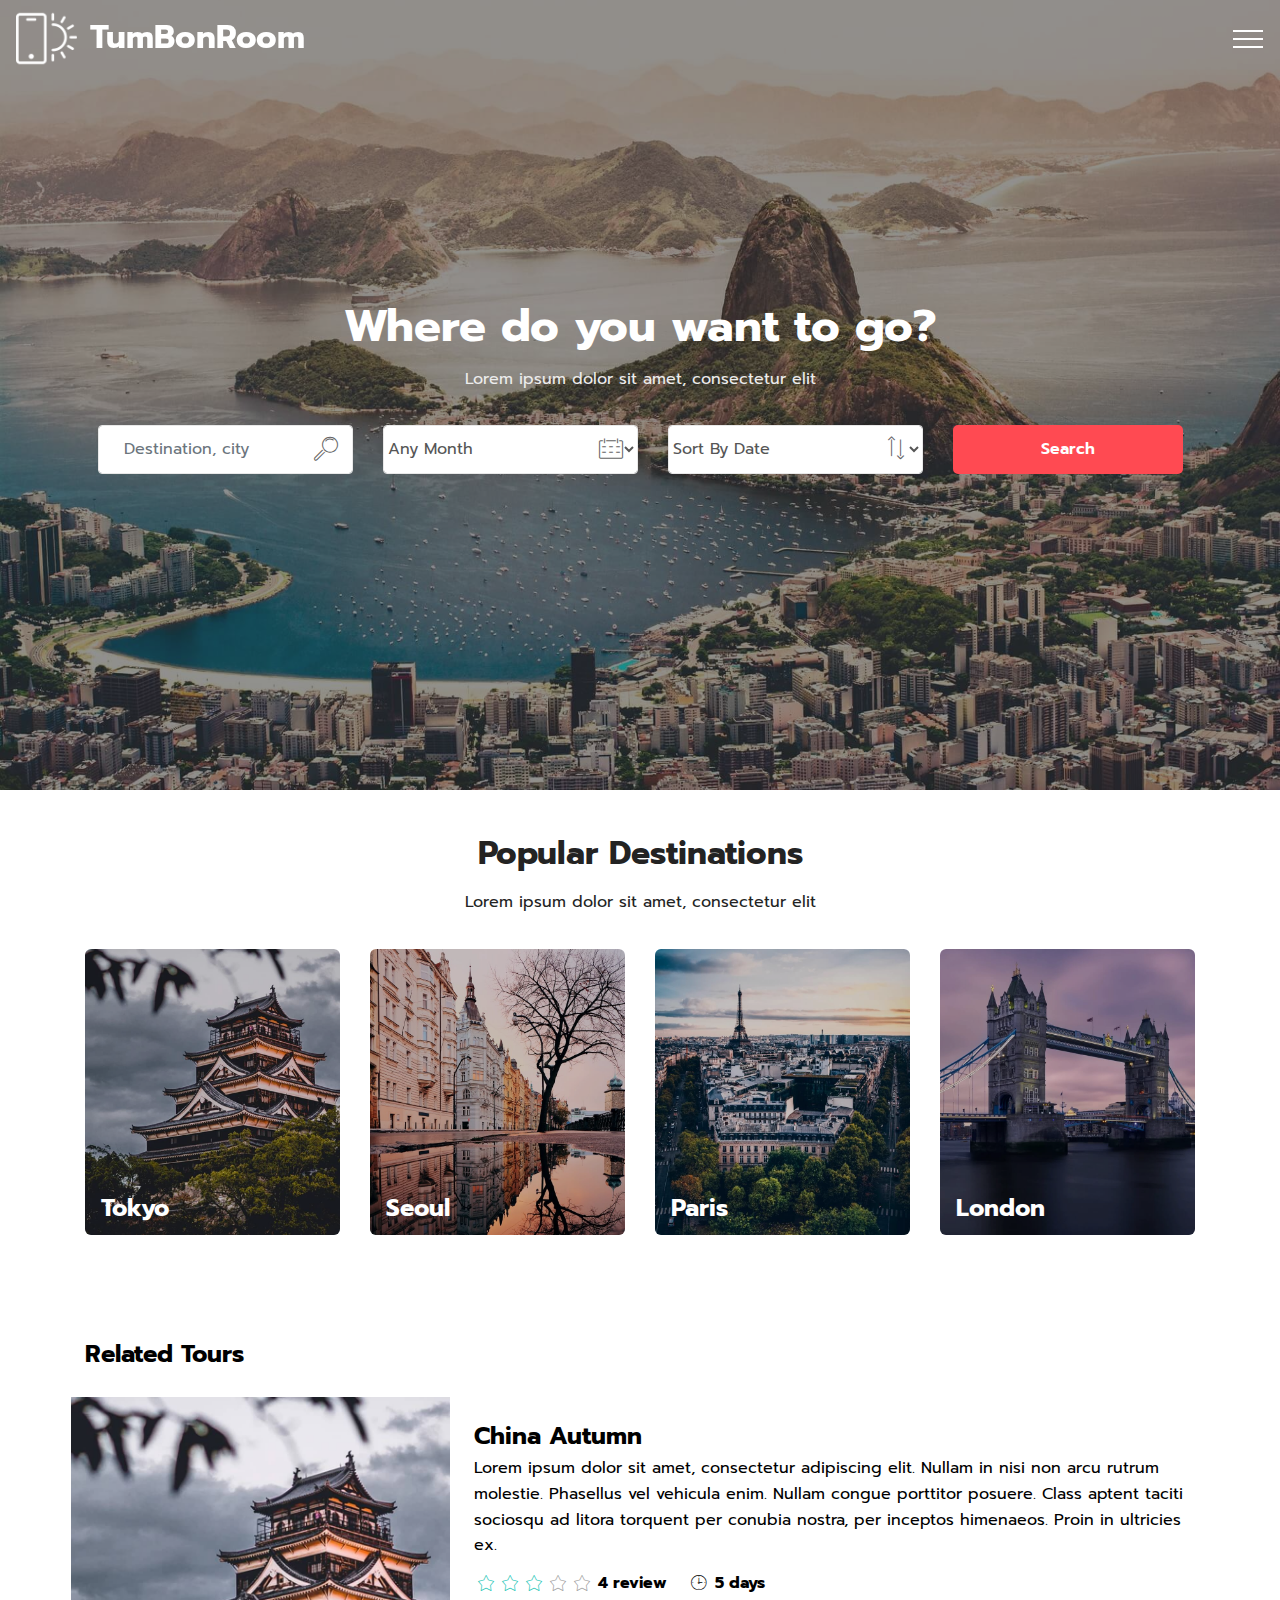
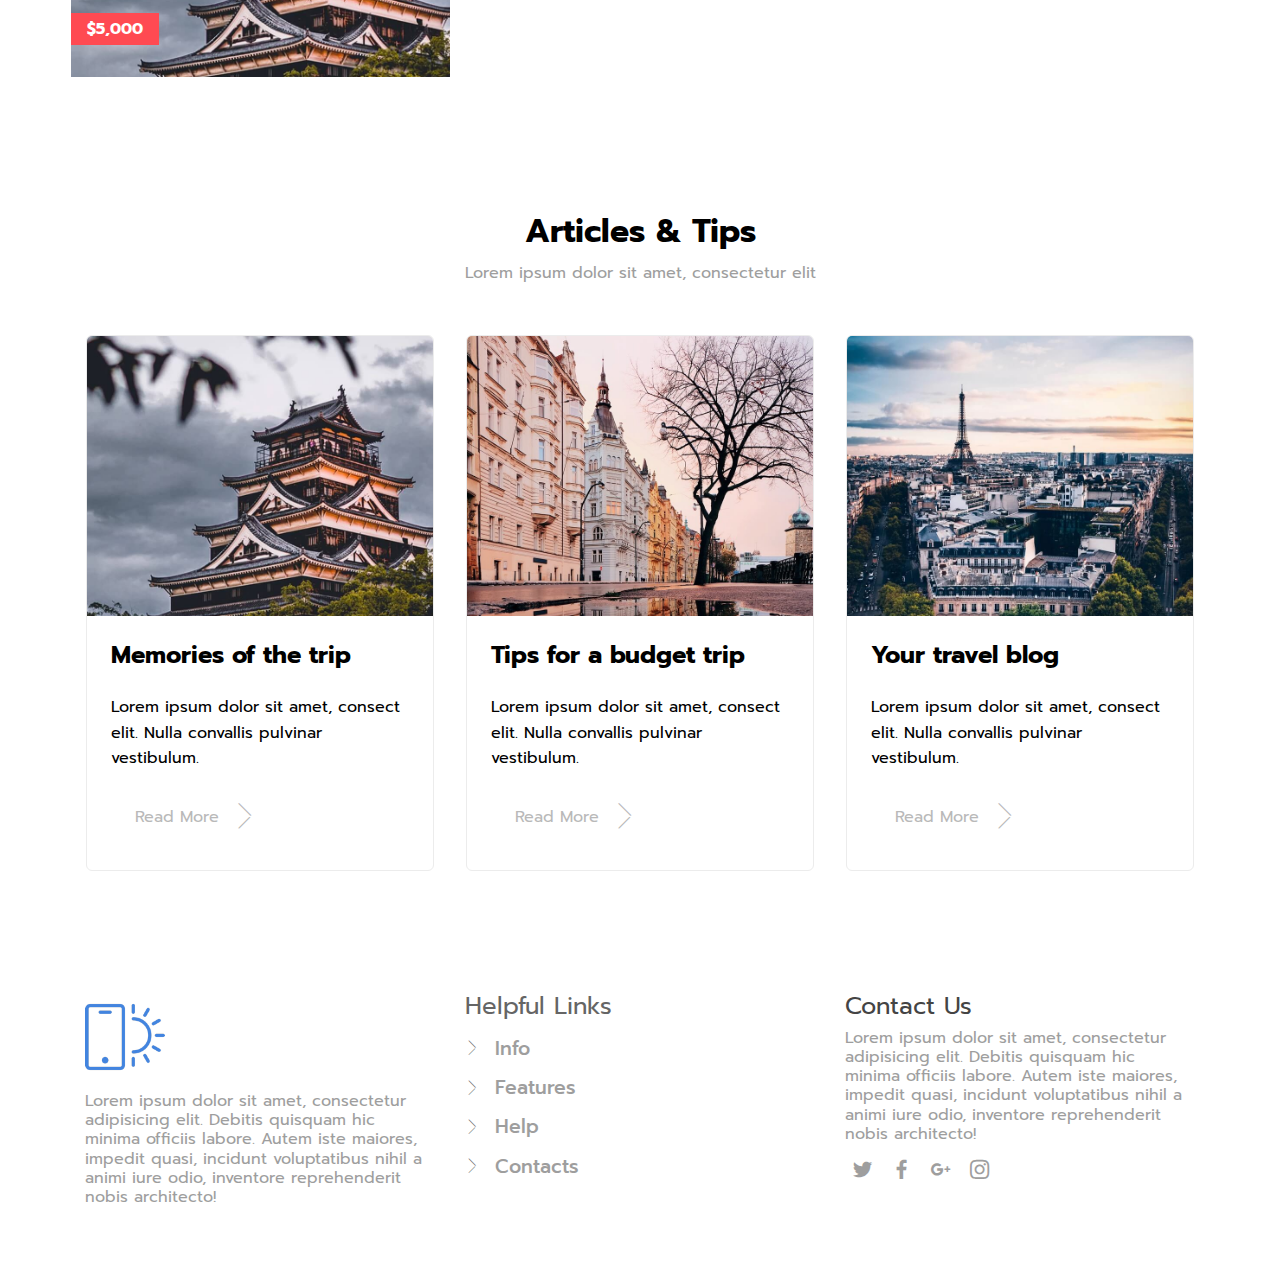
<file: index.html>
<!doctype html>
<html data-n-head-ssr>
  <head>
    <title>tumbon2</title><meta data-n-head="ssr" charset="utf-8"><meta data-n-head="ssr" name="viewport" content="width=device-width,initial-scale=1"><meta data-n-head="ssr" data-hid="description" name="description" content="My excellent Nuxt.js project"><link data-n-head="ssr" rel="icon" type="image/x-icon" href="/favicon.ico"><link data-n-head="ssr" rel="stylesheet" href="/assets/font-awesome/css/font-awesome.css"><link data-n-head="ssr" rel="stylesheet" href="/assets/web/assets/mobirise-icons/mobirise-icons.css"><link data-n-head="ssr" rel="stylesheet" href="/assets/tether/tether.min.css"><link data-n-head="ssr" rel="stylesheet" href="/assets/bootstrap/css/bootstrap.min.css"><link data-n-head="ssr" rel="stylesheet" href="/assets/bootstrap/css/bootstrap-grid.min.css"><link data-n-head="ssr" rel="stylesheet" href="/assets/bootstrap/css/bootstrap-reboot.min.css"><link data-n-head="ssr" rel="stylesheet" href="/assets/formstyler/jquery.formstyler.css"><link data-n-head="ssr" rel="stylesheet" href="/assets/formstyler/jquery.formstyler.theme.css"><link data-n-head="ssr" rel="stylesheet" href="/assets/dropdown/css/style.css"><link data-n-head="ssr" rel="stylesheet" href="/assets/socicon/css/styles.css"><link data-n-head="ssr" rel="stylesheet" href="/assets/theme/css/style.css"><link data-n-head="ssr" rel="stylesheet" href="/assets/formoid-css/recaptcha.css"><link data-n-head="ssr" rel="preload" href="/assets/mobirise/css/mbr-additional.css"><link data-n-head="ssr" rel="stylesheet" href="/assets/mobirise/css/mbr-additional.css"><script data-n-head="ssr" src="/assets/web/assets/jquery/jquery.min.js"></script><script data-n-head="ssr" src="/assets/popper/popper.min.js"></script><script data-n-head="ssr" src="/assets/tether/tether.min.js"></script><script data-n-head="ssr" src="/assets/bootstrap/js/bootstrap.min.js"></script><script data-n-head="ssr" src="/assets/formstyler/jquery.formstyler.js"></script><script data-n-head="ssr" src="/assets/formstyler/jquery.formstyler.min.js"></script><script data-n-head="ssr" src="/assets/dropdown/js/nav-dropdown.js"></script><script data-n-head="ssr" src="/assets/dropdown/js/navbar-dropdown.js"></script><script data-n-head="ssr" src="/assets/touchswipe/jquery.touch-swipe.min.js"></script><script data-n-head="ssr" src="/assets/smoothscroll/smooth-scroll.js"></script><script data-n-head="ssr" src="/assets/theme/js/script.js"></script><script data-n-head="ssr" src="/assets/formoid/formoid.min.js"></script><base href="/"><link rel="preload" href="/_nuxt/426201dc99c4fc5fb123.js" as="script"><link rel="preload" href="/_nuxt/f6b4da1e3536f3eb5c77.js" as="script"><link rel="preload" href="/_nuxt/74f7a73f7bd6900b418d.js" as="script"><link rel="preload" href="/_nuxt/ca8cf29ab8580d14a61a.js" as="script"><link rel="preload" href="/_nuxt/9393b577f6370a4bde05.js" as="script"><style data-vue-ssr-id="3191d5ad:0">.nuxt-progress{position:fixed;top:0;left:0;right:0;height:2px;width:0;opacity:1;-webkit-transition:width .1s,opacity .4s;transition:width .1s,opacity .4s;background-color:#fff;z-index:999999}.nuxt-progress.nuxt-progress-notransition{-webkit-transition:none;transition:none}.nuxt-progress-failed{background-color:red}</style>
  </head>
  <body>
    <div data-server-rendered="true" id="__nuxt"><!----><div id="__layout"><div><section once="menu" id="extMenu1-16" class="extMenu9 menu cid-rKv5oywplF"><nav class="navbar navbar-dropdown navbar-fixed-top collapsed"><div class="navbar-brand"><span class="navbar-logo"><a href="/" class="nuxt-link-exact-active nuxt-link-active"><img src="assets/images/logo.png" alt="" style="height:3.8rem"></a></span> <span class="navbar-caption-wrap"><a href="/" class="navbar-caption text-white display-2 nuxt-link-exact-active nuxt-link-active">
                    TumBonRoom
                </a></span></div> <button type="button" data-toggle="collapse" data-target="#navbarSupportedContent" aria-controls="navbarNavAltMarkup" aria-expanded="false" aria-label="Toggle navigation" class="navbar-toggler"><div class="hamburger"><span></span> <span></span> <span></span> <span></span></div></button> <div id="navbarSupportedContent" class="collapse navbar-collapse"><ul data-app-modern-menu="true" class="navbar-nav nav-dropdown"><li class="nav-item"><a href="#" class="nav-link link text-white display-4">
                        PORTFOLIO
                    </a></li> <li class="nav-item"><a href="#" class="nav-link link text-white display-4">
                        WORKING PROCESS
                    </a></li> <li class="nav-item"><a href="#" class="nav-link link text-white display-4">
                        ACHIEVEMENTS
                    </a></li></ul> <div class="navbar-buttons mbr-section-btn"><a href="#" class="btn btn-md btn-white display-4">
                    CONTACT ME
                </a></div></div></nav></section> <div><section id="header3-2" class="header3 cid-rKu86pvHwz"><div class="mbr-overlay" style="opacity:.5;background-color:#232323"></div> <div class="container"><h1 class="mbr-section-title mbr-bold align-left mbr-white pb-1 mbr-fonts-style display-1">Where do you want to go?</h1> <h3 class="mbr-section-sub-title pb-4 mbr-normal mbr-fonts-style align-left display-4">Lorem ipsum dolor sit amet, consectetur elit</h3> <div class="row justify-content-center align-center"><div data-form-type="formoid" class="media-container-column col-lg-12 col-md-10 col-sm-12 align-center"><form action="https://mobirise.com/" method="POST" data-form-title="Mobirise Form" class="mbr-form form-with-styler"><input type="hidden" name="email" data-form-email="true" value="KF/JT3ZDUTGRlWMuirGew+VHRx69OG/2Ikcxvwdt8rbnf+jXS3IlbI3zW3ENNeq9qWT1s+0azw9F8HKHbQA8OKf6aYk43FBsFyRW2/prRFUsJ0K9tkB61L0u67WlFs0h.wy7RYHiHmKTAXGXJ5Omiodm+fg0N+4klDIAl29+EaF8ooDE3pNwwF7QQmZIQtZNsHgJ+LDq/wXeZbZjSZ44q3DKwGoW/3KTJX1J956tAAhI59Qtut/6vZbBRhvfEFg6E"> <div class="row"><div hidden data-form-alert class="alert alert-success col-12">Thanks for filling out the form!</div> <div hidden data-form-alert-danger class="alert alert-danger col-12"></div></div> <div class="dragArea row"><div data-for="message" class="col-lg-3 col-md-12 relative form-group"><input name="message" placeholder="Destination, city" data-form-field="Message" id="message-header3-2" class="form-control input display-7"> <div class="ico"><span class="mbr-iconfont mbri-search"></span></div></div> <div data-for="type" class="col-lg-3 col-md-6 relative form-group"><select name="type" data-form-field="Type" placeholder="Any Month" id="type-header3-2" class="form-control display-7"><option value="Any Month">Any Month</option> <option value="January">January</option> <option value="February">February</option> <option value="March">March</option> <option value="April">April</option> <option value="May">May</option> <option value="June">June</option> <option value="July">July</option> <option value="August">August</option> <option value="September">September</option> <option value="October">October</option> <option value="November">November</option> <option value="December">December</option></select> <div class="ico"><span class="mbr-iconfont mbri-calendar"></span></div></div> <div data-for="status" class="col-lg-3 col-md-6 form-group"><select name="status" data-form-field="Status" placeholder="Sort By Date" id="status-header3-2" class="form-control display-7"><option value="Sort By Date">Sort By Date</option> <option value="Price Low to High">Price Low to High</option> <option value="Price High to Low">Price High to Low</option> <option value="Sort by Name">Sort by Name</option> <option value="Sort by Popularity">Sort by Popularity</option> <option value="Sort by Review Score">Sort by Review Score</option></select> <div class="ico"><span class="mbr-iconfont mbri-up-down"></span></div></div> <div class="col-lg-3 col-md-12 input-group-btn selected"><button type="submit" class="btn btn-md btn-form btn-primary display-4">Search</button></div></div></form></div></div></div></section> <section id="features1-6" class="features1 cid-rKu8zlmkLA"><div class="container"><h2 class="mbr-section-title pb-2 mbr-bold mbr-fonts-style align-center display-2">Popular Destinations</h2> <h3 class="mbr-section-sub-title pb-4 mbr-normal mbr-fonts-style align-center display-4">Lorem ipsum dolor sit amet, consectetur elit</h3> <div class="row row-content justify-content-center"><div class="card col-12 col-lg-3 col-md-6 pb-md-4 pb-lg-0"><a href="/region"><div class="card-wrapper"><div class="card-img small"><img src="assets/images/01.jpg" alt=""></div> <div class="card-box"><h4 class="card-title mbr-fonts-style mbr-white mbr-bold display-5">Tokyo</h4></div></div></a></div> <div class="card col-12 col-lg-3 col-md-6 pb-md-4 pb-lg-0"><div class="card-wrapper"><div class="card-img small"><img src="assets/images/02.jpg" alt></div> <div class="card-box"><h4 class="card-title mbr-fonts-style mbr-white mbr-bold display-5">Seoul</h4></div></div></div> <div class="card col-12 col-lg-3 col-md-6"><div class="card-wrapper"><div class="card-img small"><img src="assets/images/03.jpg" alt></div> <div class="card-box"><h4 class="card-title mbr-fonts-style mbr-white mbr-bold display-5">Paris</h4></div></div></div> <div class="card col-12 col-lg-3 col-md-6 last-child"><div class="card-wrapper"><div class="card-img small"><img src="assets/images/04.jpg" alt></div> <div class="card-box"><h4 class="card-title mbr-fonts-style mbr-white mbr-bold display-5">London</h4></div></div></div></div></div></section> <section id="features7-t" class="features7 cid-rKuc3DfDmn"><div class="container"><div class="row justify-content-center"><div class="col-md-12"><h2 class="mbr-section-title title pb-2 mb-1 mbr-bold mbr-fonts-style align-left display-5">Related Tours</h2></div></div> <div class="row row-content justify-content-center"><div class="card p-3 col-12 col-md-12"><div class="row card-wrapper"><div class="col-md-4 card-img"><div class="price-box"><h5 class="price mbr-fonts-style mbr-bold display-4">$5,000</h5></div> <img src="assets/images/01.jpg"></div> <div class="card-box col-md-8"><h4 class="card-title mbr-fonts-style pb-1 mbr-bold display-5">China Autumn</h4> <p class="mbr-text mbr-fonts-style mbr-normal display-4">
                              Lorem ipsum dolor sit amet, consectetur adipiscing elit. Nullam in nisi non arcu rutrum molestie. Phasellus vel vehicula
                              enim. Nullam congue porttitor posuere. Class aptent taciti sociosqu ad litora torquent per conubia
                              nostra, per inceptos himenaeos. Proin in ultricies ex. </p> <div class="ico-line line-box"><div class="ico-line"><div media-simple="true" class="px-1 pb-3 mbr-iconfont mbr-iconfont-social mbri-star" style="color:#1ec6b6;fill:#1ec6b6"></div> <div media-simple="true" class="px-1 pb-3 mbr-iconfont mbr-iconfont-social mbri-star" style="color:#1ec6b6;fill:#1ec6b6"></div> <div media-simple="true" class="px-1 pb-3 mbr-iconfont mbr-iconfont-social mbri-star" style="color:#1ec6b6;fill:#1ec6b6"></div> <div media-simple="true" class="px-1 pb-3 mbr-iconfont mbr-iconfont-social mbri-star" style="color:#9e9e9e;fill:#9e9e9e"></div> <div media-simple="true" class="px-1 pb-3 pr-2 mbr-iconfont mbr-iconfont-social mbri-star" style="color:#9e9e9e;fill:#9e9e9e"></div> <h3 class="rev mbr-fonts-style mbr-bold display-4">4 review</h3></div> <div class="ico-line px-4"><div media-simple="true" class="mbr-iconfont mbr-iconfont-social mbri-clock" style="color:#000;fill:#000"></div> <h3 class="rev pl-2 mbr-fonts-style mbr-bold display-4">5 days</h3></div></div></div></div></div></div></div></section> <section id="features3-u" class="features3 cid-rKuc8GTVw9"><div class="container"><div class="row justify-content-center"><div class="col-md-12"><h2 class="mbr-section-title pb-2 mbr-bold mbr-fonts-style align-left display-2">Articles & Tips</h2> <h3 class="mbr-section-sub-title pb-4 mbr-normal mbr-fonts-style align-left display-4">Lorem ipsum dolor sit amet, consectetur elit</h3></div></div> <div class="row row-content justify-content-center"><div class="card p-3 col-12 col-md-6 col-lg-4"><div class="card-wrapper"><div class="card-img"><img src="assets/images/01.jpg"></div> <div class="card-box"><h4 class="card-title mbr-fonts-style mbr-bold display-5">
                              Memories of the trip</h4> <p class="mbr-text mbr-fonts-style mbr-normal display-4">
                              Lorem ipsum dolor sit amet, consect elit. Nulla convallis pulvinar vestibulum.</p> <div class="mbr-section-btn"><a href="#" class="btn btn-primary-outline-2 btn-danger-outline display-4"><span class="mbri-arrow-next mbr-iconfont mbr-iconfont-btn"></span>Read More</a></div></div></div></div> <div class="card p-3 col-12 col-md-6 col-lg-4"><div class="card-wrapper"><div class="card-img"><img src="assets/images/02.jpg"></div> <div class="card-box"><h4 class="card-title mbr-fonts-style mbr-bold display-5">Tips for a budget trip</h4> <p class="mbr-text mbr-fonts-style mbr-normal display-4">
                              Lorem ipsum dolor sit amet, consect elit. Nulla convallis pulvinar vestibulum.
                          </p> <div class="mbr-section-btn"><a href="#" class="btn btn-primary-outline-2 btn-danger-outline display-4"><span class="mbri-arrow-next mbr-iconfont mbr-iconfont-btn"></span>Read More</a></div></div></div></div> <div class="card p-3 col-12 col-md-6 col-lg-4"><div class="card-wrapper"><div class="card-img"><img src="assets/images/03.jpg"></div> <div class="card-box"><h4 class="card-title mbr-fonts-style mbr-bold display-5">Your travel blog</h4> <p class="mbr-text mbr-fonts-style mbr-normal display-4">
                              Lorem ipsum dolor sit amet, consect elit. Nulla convallis pulvinar vestibulum.
                          </p> <div class="mbr-section-btn"><a href="#" class="btn btn-primary-outline-2 btn-danger-outline display-4"><span class="mbri-arrow-next mbr-iconfont mbr-iconfont-btn"></span>Read More</a></div></div></div></div></div></div></section></div> <section once="footers" id="extFooter19-19" class="extFooter cid-rKv6m3bhji"><div class="container"><div class="row"><div class="col-lg-4 col-md-12 col-sm-12"><div class="navbar-brand"><div class="logo"><a href="#"><img src="assets/images/logo1.png" alt class="navbar-logo"></a></div></div> <p class="mbr-text mbr-normal links mbr-fonts-style display-4">
                    Lorem ipsum dolor sit amet, consectetur adipisicing elit. Debitis quisquam hic minima officiis labore. Autem iste maiores,
                    impedit quasi, incidunt voluptatibus nihil a animi iure odio, inventore reprehenderit nobis architecto!
                </p></div> <div class="col-lg-4 col-md-12 col-sm-12"><h3 class="mbr-text mbr-bold mbr-fonts-style group-title display-5"><span style="font-weight:400">Helpful Links</span></h3> <div class="mbr-row items mbr-white"><div class="list-item mbr-col-lg-12 mbr-col-md-12 mbr-col-sm-12"><span class="mbr-iconfont listico fa-stop fa mbri-arrow-next"></span> <h5 class="mbr-fonts-style text2 display-7">Info</h5></div><div class="list-item mbr-col-lg-12 mbr-col-md-12 mbr-col-sm-12"><span class="mbr-iconfont listico fa-stop fa mbri-arrow-next"></span> <h5 class="mbr-fonts-style text2 display-7">Features</h5></div><div class="list-item mbr-col-lg-12 mbr-col-md-12 mbr-col-sm-12"><span class="mbr-iconfont listico fa-stop fa mbri-arrow-next"></span> <h5 class="mbr-fonts-style text2 display-7">Help</h5></div><div class="list-item mbr-col-lg-12 mbr-col-md-12 mbr-col-sm-12"><span class="mbr-iconfont listico fa-stop fa mbri-arrow-next"></span> <h5 class="mbr-fonts-style text2 display-7">Contacts</h5></div></div></div> <div class="col-lg-4 col-md-12 col-sm-12"><h3 class="mbr-text mbr-normal mbr-fonts-style group-title display-5">
                    Contact Us
                </h3> <p class="mbr-text mbr-normal links mbr-fonts-style display-4">Lorem ipsum dolor sit amet, consectetur adipisicing elit. Debitis quisquam hic minima officiis labore. Autem
                    iste maiores, impedit quasi, incidunt voluptatibus nihil a animi iure odio, inventore reprehenderit nobis
                    architecto!
                </p> <div class="social-list align-left"><div class="soc-item"><a href="https://twitter.com/mobirise" target="_blank"><span class="socicon-twitter socicon mbr-iconfont mbr-iconfont-social"></span></a></div> <div class="soc-item"><a href="https://www.facebook.com/pages/Mobirise/1616226671953247" target="_blank"><span class="socicon-facebook socicon mbr-iconfont mbr-iconfont-social"></span></a></div> <div class="soc-item"><a href="https://plus.google.com/u/0/+Mobirise" target="_blank"><span class="socicon-googleplus socicon mbr-iconfont mbr-iconfont-social"></span></a></div> <div class="soc-item"><a href="https://instagram.com/mobirise" target="_blank"><span class="socicon-instagram socicon mbr-iconfont mbr-iconfont-social"></span></a></div></div></div></div></div></section></div></div></div><script>window.__NUXT__={layout:"default",data:[{}],error:null,serverRendered:!0}</script><script src="/_nuxt/426201dc99c4fc5fb123.js" defer></script><script src="/_nuxt/9393b577f6370a4bde05.js" defer></script><script src="/_nuxt/f6b4da1e3536f3eb5c77.js" defer></script><script src="/_nuxt/74f7a73f7bd6900b418d.js" defer></script><script src="/_nuxt/ca8cf29ab8580d14a61a.js" defer></script>
  </body>
</html>
</file>
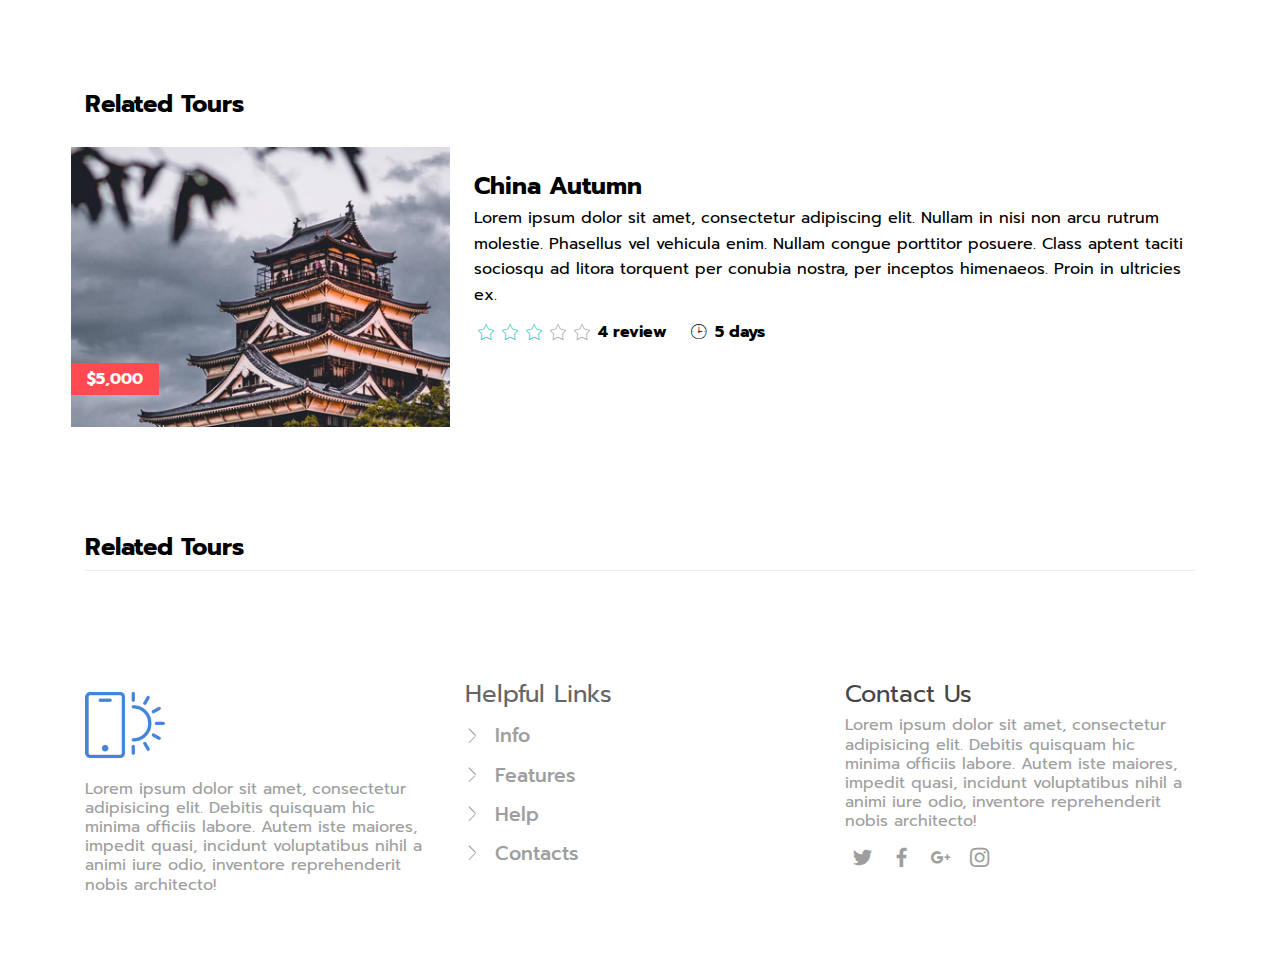
<file: region/index.html>
<!doctype html>
<html data-n-head-ssr>
  <head>
    <title>tumbon2</title><meta data-n-head="ssr" charset="utf-8"><meta data-n-head="ssr" name="viewport" content="width=device-width,initial-scale=1"><meta data-n-head="ssr" data-hid="description" name="description" content="My excellent Nuxt.js project"><link data-n-head="ssr" rel="icon" type="image/x-icon" href="/favicon.ico"><link data-n-head="ssr" rel="stylesheet" href="/assets/font-awesome/css/font-awesome.css"><link data-n-head="ssr" rel="stylesheet" href="/assets/web/assets/mobirise-icons/mobirise-icons.css"><link data-n-head="ssr" rel="stylesheet" href="/assets/tether/tether.min.css"><link data-n-head="ssr" rel="stylesheet" href="/assets/bootstrap/css/bootstrap.min.css"><link data-n-head="ssr" rel="stylesheet" href="/assets/bootstrap/css/bootstrap-grid.min.css"><link data-n-head="ssr" rel="stylesheet" href="/assets/bootstrap/css/bootstrap-reboot.min.css"><link data-n-head="ssr" rel="stylesheet" href="/assets/formstyler/jquery.formstyler.css"><link data-n-head="ssr" rel="stylesheet" href="/assets/formstyler/jquery.formstyler.theme.css"><link data-n-head="ssr" rel="stylesheet" href="/assets/dropdown/css/style.css"><link data-n-head="ssr" rel="stylesheet" href="/assets/socicon/css/styles.css"><link data-n-head="ssr" rel="stylesheet" href="/assets/theme/css/style.css"><link data-n-head="ssr" rel="stylesheet" href="/assets/formoid-css/recaptcha.css"><link data-n-head="ssr" rel="preload" href="/assets/mobirise/css/mbr-additional.css"><link data-n-head="ssr" rel="stylesheet" href="/assets/mobirise/css/mbr-additional.css"><script data-n-head="ssr" src="/assets/web/assets/jquery/jquery.min.js"></script><script data-n-head="ssr" src="/assets/popper/popper.min.js"></script><script data-n-head="ssr" src="/assets/tether/tether.min.js"></script><script data-n-head="ssr" src="/assets/bootstrap/js/bootstrap.min.js"></script><script data-n-head="ssr" src="/assets/formstyler/jquery.formstyler.js"></script><script data-n-head="ssr" src="/assets/formstyler/jquery.formstyler.min.js"></script><script data-n-head="ssr" src="/assets/dropdown/js/nav-dropdown.js"></script><script data-n-head="ssr" src="/assets/dropdown/js/navbar-dropdown.js"></script><script data-n-head="ssr" src="/assets/touchswipe/jquery.touch-swipe.min.js"></script><script data-n-head="ssr" src="/assets/smoothscroll/smooth-scroll.js"></script><script data-n-head="ssr" src="/assets/theme/js/script.js"></script><script data-n-head="ssr" src="/assets/formoid/formoid.min.js"></script><base href="/"><link rel="preload" href="/_nuxt/426201dc99c4fc5fb123.js" as="script"><link rel="preload" href="/_nuxt/f6b4da1e3536f3eb5c77.js" as="script"><link rel="preload" href="/_nuxt/74f7a73f7bd6900b418d.js" as="script"><link rel="preload" href="/_nuxt/ca8cf29ab8580d14a61a.js" as="script"><link rel="preload" href="/_nuxt/29f7a3a3420fab78c591.js" as="script"><style data-vue-ssr-id="3191d5ad:0">.nuxt-progress{position:fixed;top:0;left:0;right:0;height:2px;width:0;opacity:1;-webkit-transition:width .1s,opacity .4s;transition:width .1s,opacity .4s;background-color:#fff;z-index:999999}.nuxt-progress.nuxt-progress-notransition{-webkit-transition:none;transition:none}.nuxt-progress-failed{background-color:red}</style>
  </head>
  <body>
    <div data-server-rendered="true" id="__nuxt"><!----><div id="__layout"><div><section once="menu" id="extMenu1-16" class="extMenu9 menu cid-rKv5oywplF"><nav class="navbar navbar-dropdown navbar-fixed-top collapsed"><div class="navbar-brand"><span class="navbar-logo"><a href="/" class="nuxt-link-active"><img src="assets/images/logo.png" alt="" style="height:3.8rem"></a></span> <span class="navbar-caption-wrap"><a href="/" class="navbar-caption text-white display-2 nuxt-link-active">
                    TumBonRoom
                </a></span></div> <button type="button" data-toggle="collapse" data-target="#navbarSupportedContent" aria-controls="navbarNavAltMarkup" aria-expanded="false" aria-label="Toggle navigation" class="navbar-toggler"><div class="hamburger"><span></span> <span></span> <span></span> <span></span></div></button> <div id="navbarSupportedContent" class="collapse navbar-collapse"><ul data-app-modern-menu="true" class="navbar-nav nav-dropdown"><li class="nav-item"><a href="#" class="nav-link link text-white display-4">
                        PORTFOLIO
                    </a></li> <li class="nav-item"><a href="#" class="nav-link link text-white display-4">
                        WORKING PROCESS
                    </a></li> <li class="nav-item"><a href="#" class="nav-link link text-white display-4">
                        ACHIEVEMENTS
                    </a></li></ul> <div class="navbar-buttons mbr-section-btn"><a href="#" class="btn btn-md btn-white display-4">
                    CONTACT ME
                </a></div></div></nav></section> <div><section id="features7-1f" class="features7 cid-rKv6LDGPr9"><div class="container"><div class="row justify-content-center"><div class="col-md-12"><h2 class="mbr-section-title title pb-2 mb-1 mbr-bold mbr-fonts-style align-left display-5">Related Tours</h2></div></div> <div class="row row-content justify-content-center"><div class="card p-3 col-12 col-md-12"><div class="row card-wrapper"><div class="col-md-4 card-img"><div class="price-box"><h5 class="price mbr-fonts-style mbr-bold display-4">$5,000</h5></div> <img src="assets/images/01.jpg"></div> <div class="card-box col-md-8"><h4 class="card-title mbr-fonts-style pb-1 mbr-bold display-5">China Autumn</h4> <p class="mbr-text mbr-fonts-style mbr-normal display-4">
                              Lorem ipsum dolor sit amet, consectetur adipiscing elit. Nullam in nisi non arcu rutrum molestie. Phasellus vel vehicula
                              enim. Nullam congue porttitor posuere. Class aptent taciti sociosqu ad litora torquent per conubia
                              nostra, per inceptos himenaeos. Proin in ultricies ex. </p> <div class="ico-line line-box"><div class="ico-line"><div media-simple="true" class="px-1 pb-3 mbr-iconfont mbr-iconfont-social mbri-star" style="color:#1ec6b6;fill:#1ec6b6"></div> <div media-simple="true" class="px-1 pb-3 mbr-iconfont mbr-iconfont-social mbri-star" style="color:#1ec6b6;fill:#1ec6b6"></div> <div media-simple="true" class="px-1 pb-3 mbr-iconfont mbr-iconfont-social mbri-star" style="color:#1ec6b6;fill:#1ec6b6"></div> <div media-simple="true" class="px-1 pb-3 mbr-iconfont mbr-iconfont-social mbri-star" style="color:#9e9e9e;fill:#9e9e9e"></div> <div media-simple="true" class="px-1 pb-3 pr-2 mbr-iconfont mbr-iconfont-social mbri-star" style="color:#9e9e9e;fill:#9e9e9e"></div> <h3 class="rev mbr-fonts-style mbr-bold display-4">4 review</h3></div> <div class="ico-line px-4"><div media-simple="true" class="mbr-iconfont mbr-iconfont-social mbri-clock" style="color:#000;fill:#000"></div> <h3 class="rev pl-2 mbr-fonts-style mbr-bold display-4">5 days</h3></div></div></div></div></div></div></div></section> <section id="features6-1d" class="features6 cid-rKv6Ij6YVn"><div class="container"><div class="row justify-content-center"><div class="col-md-12"><h2 class="mbr-section-title title pb-2 mb-1 mbr-bold mbr-fonts-style align-left display-5">Related Tours</h2></div></div> <div class="row row-content justify-content-center"></div></div></section></div> <section once="footers" id="extFooter19-19" class="extFooter cid-rKv6m3bhji"><div class="container"><div class="row"><div class="col-lg-4 col-md-12 col-sm-12"><div class="navbar-brand"><div class="logo"><a href="#"><img src="assets/images/logo1.png" alt class="navbar-logo"></a></div></div> <p class="mbr-text mbr-normal links mbr-fonts-style display-4">
                    Lorem ipsum dolor sit amet, consectetur adipisicing elit. Debitis quisquam hic minima officiis labore. Autem iste maiores,
                    impedit quasi, incidunt voluptatibus nihil a animi iure odio, inventore reprehenderit nobis architecto!
                </p></div> <div class="col-lg-4 col-md-12 col-sm-12"><h3 class="mbr-text mbr-bold mbr-fonts-style group-title display-5"><span style="font-weight:400">Helpful Links</span></h3> <div class="mbr-row items mbr-white"><div class="list-item mbr-col-lg-12 mbr-col-md-12 mbr-col-sm-12"><span class="mbr-iconfont listico fa-stop fa mbri-arrow-next"></span> <h5 class="mbr-fonts-style text2 display-7">Info</h5></div><div class="list-item mbr-col-lg-12 mbr-col-md-12 mbr-col-sm-12"><span class="mbr-iconfont listico fa-stop fa mbri-arrow-next"></span> <h5 class="mbr-fonts-style text2 display-7">Features</h5></div><div class="list-item mbr-col-lg-12 mbr-col-md-12 mbr-col-sm-12"><span class="mbr-iconfont listico fa-stop fa mbri-arrow-next"></span> <h5 class="mbr-fonts-style text2 display-7">Help</h5></div><div class="list-item mbr-col-lg-12 mbr-col-md-12 mbr-col-sm-12"><span class="mbr-iconfont listico fa-stop fa mbri-arrow-next"></span> <h5 class="mbr-fonts-style text2 display-7">Contacts</h5></div></div></div> <div class="col-lg-4 col-md-12 col-sm-12"><h3 class="mbr-text mbr-normal mbr-fonts-style group-title display-5">
                    Contact Us
                </h3> <p class="mbr-text mbr-normal links mbr-fonts-style display-4">Lorem ipsum dolor sit amet, consectetur adipisicing elit. Debitis quisquam hic minima officiis labore. Autem
                    iste maiores, impedit quasi, incidunt voluptatibus nihil a animi iure odio, inventore reprehenderit nobis
                    architecto!
                </p> <div class="social-list align-left"><div class="soc-item"><a href="https://twitter.com/mobirise" target="_blank"><span class="socicon-twitter socicon mbr-iconfont mbr-iconfont-social"></span></a></div> <div class="soc-item"><a href="https://www.facebook.com/pages/Mobirise/1616226671953247" target="_blank"><span class="socicon-facebook socicon mbr-iconfont mbr-iconfont-social"></span></a></div> <div class="soc-item"><a href="https://plus.google.com/u/0/+Mobirise" target="_blank"><span class="socicon-googleplus socicon mbr-iconfont mbr-iconfont-social"></span></a></div> <div class="soc-item"><a href="https://instagram.com/mobirise" target="_blank"><span class="socicon-instagram socicon mbr-iconfont mbr-iconfont-social"></span></a></div></div></div></div></div></section></div></div></div><script>window.__NUXT__={layout:"default",data:[{}],error:null,serverRendered:!0}</script><script src="/_nuxt/426201dc99c4fc5fb123.js" defer></script><script src="/_nuxt/29f7a3a3420fab78c591.js" defer></script><script src="/_nuxt/f6b4da1e3536f3eb5c77.js" defer></script><script src="/_nuxt/74f7a73f7bd6900b418d.js" defer></script><script src="/_nuxt/ca8cf29ab8580d14a61a.js" defer></script>
  </body>
</html>
</file>
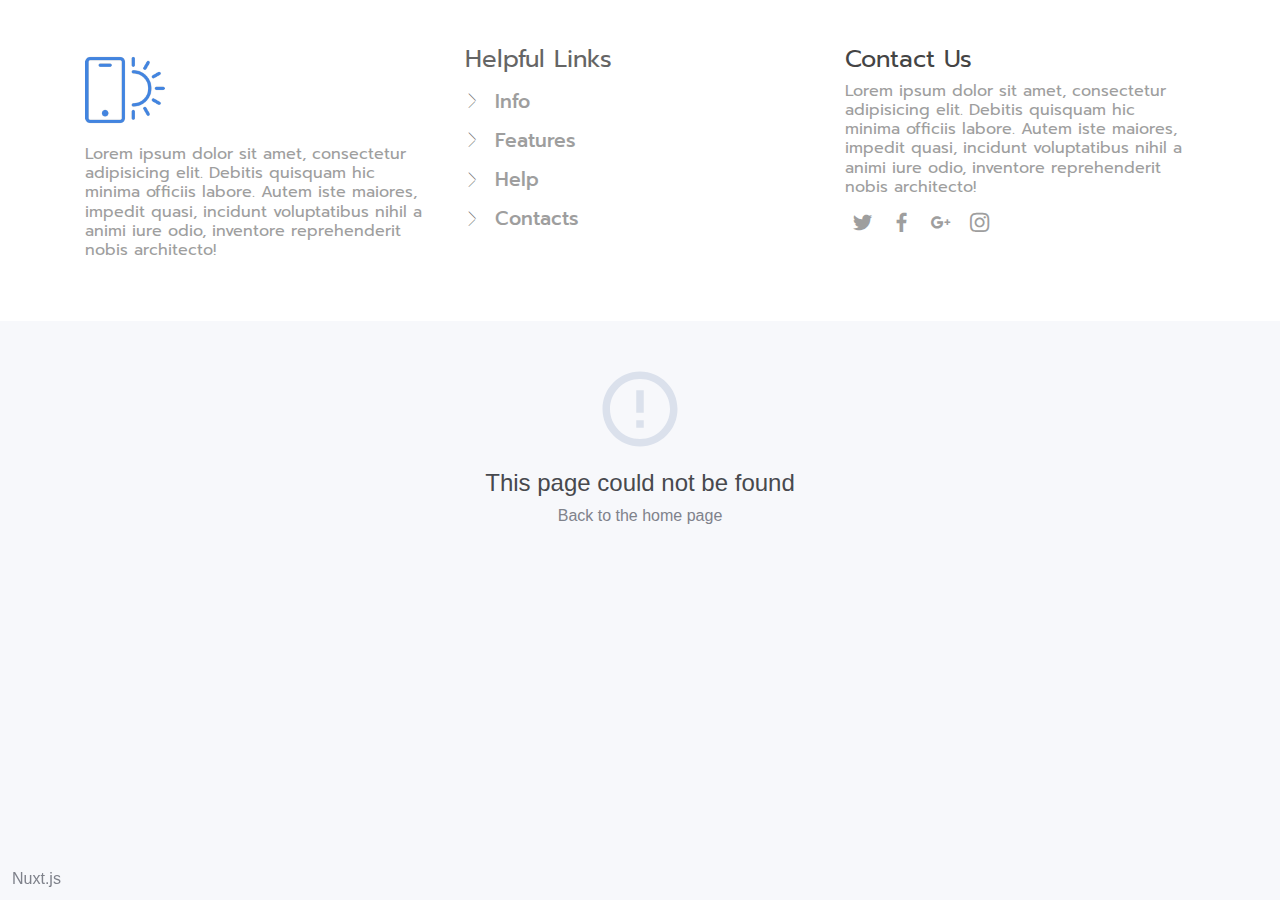
<file: 200.html>
<!doctype html>
<html>
  <head>
    <title>tumbon2</title><meta data-n-head="1" charset="utf-8"><meta data-n-head="1" name="viewport" content="width=device-width,initial-scale=1"><meta data-n-head="1" data-hid="description" name="description" content="My excellent Nuxt.js project"><link data-n-head="1" rel="icon" type="image/x-icon" href="/favicon.ico"><link data-n-head="1" rel="stylesheet" href="/assets/font-awesome/css/font-awesome.css"><link data-n-head="1" rel="stylesheet" href="/assets/web/assets/mobirise-icons/mobirise-icons.css"><link data-n-head="1" rel="stylesheet" href="/assets/tether/tether.min.css"><link data-n-head="1" rel="stylesheet" href="/assets/bootstrap/css/bootstrap.min.css"><link data-n-head="1" rel="stylesheet" href="/assets/bootstrap/css/bootstrap-grid.min.css"><link data-n-head="1" rel="stylesheet" href="/assets/bootstrap/css/bootstrap-reboot.min.css"><link data-n-head="1" rel="stylesheet" href="/assets/formstyler/jquery.formstyler.css"><link data-n-head="1" rel="stylesheet" href="/assets/formstyler/jquery.formstyler.theme.css"><link data-n-head="1" rel="stylesheet" href="/assets/dropdown/css/style.css"><link data-n-head="1" rel="stylesheet" href="/assets/socicon/css/styles.css"><link data-n-head="1" rel="stylesheet" href="/assets/theme/css/style.css"><link data-n-head="1" rel="stylesheet" href="/assets/formoid-css/recaptcha.css"><link data-n-head="1" rel="preload" href="/assets/mobirise/css/mbr-additional.css"><link data-n-head="1" rel="stylesheet" href="/assets/mobirise/css/mbr-additional.css"><script data-n-head="1" src="/assets/web/assets/jquery/jquery.min.js"></script><script data-n-head="1" src="/assets/popper/popper.min.js"></script><script data-n-head="1" src="/assets/tether/tether.min.js"></script><script data-n-head="1" src="/assets/bootstrap/js/bootstrap.min.js"></script><script data-n-head="1" src="/assets/formstyler/jquery.formstyler.js"></script><script data-n-head="1" src="/assets/formstyler/jquery.formstyler.min.js"></script><script data-n-head="1" src="/assets/dropdown/js/nav-dropdown.js"></script><script data-n-head="1" src="/assets/dropdown/js/navbar-dropdown.js"></script><script data-n-head="1" src="/assets/touchswipe/jquery.touch-swipe.min.js"></script><script data-n-head="1" src="/assets/smoothscroll/smooth-scroll.js"></script><script data-n-head="1" src="/assets/theme/js/script.js"></script><script data-n-head="1" src="/assets/formoid/formoid.min.js"></script><link rel="preload" href="/_nuxt/426201dc99c4fc5fb123.js" as="script"><link rel="preload" href="/_nuxt/f6b4da1e3536f3eb5c77.js" as="script"><link rel="preload" href="/_nuxt/74f7a73f7bd6900b418d.js" as="script"><link rel="preload" href="/_nuxt/ca8cf29ab8580d14a61a.js" as="script">
  </head>
  <body>
    <div id="__nuxt"><style>#nuxt-loading{visibility:hidden;opacity:0;position:absolute;left:0;right:0;top:0;bottom:0;display:flex;justify-content:center;align-items:center;flex-direction:column;animation:nuxtLoadingIn 10s ease;-webkit-animation:nuxtLoadingIn 10s ease;animation-fill-mode:forwards;overflow:hidden}@keyframes nuxtLoadingIn{0%{visibility:hidden;opacity:0}20%{visibility:visible;opacity:0}100%{visibility:visible;opacity:1}}@-webkit-keyframes nuxtLoadingIn{0%{visibility:hidden;opacity:0}20%{visibility:visible;opacity:0}100%{visibility:visible;opacity:1}}#nuxt-loading>div,#nuxt-loading>div:after{border-radius:50%;width:5rem;height:5rem}#nuxt-loading>div{font-size:10px;position:relative;text-indent:-9999em;border:.5rem solid #f5f5f5;border-left:.5rem solid #fff;-webkit-transform:translateZ(0);-ms-transform:translateZ(0);transform:translateZ(0);-webkit-animation:nuxtLoading 1.1s infinite linear;animation:nuxtLoading 1.1s infinite linear}#nuxt-loading.error>div{border-left:.5rem solid #ff4500;animation-duration:5s}@-webkit-keyframes nuxtLoading{0%{-webkit-transform:rotate(0);transform:rotate(0)}100%{-webkit-transform:rotate(360deg);transform:rotate(360deg)}}@keyframes nuxtLoading{0%{-webkit-transform:rotate(0);transform:rotate(0)}100%{-webkit-transform:rotate(360deg);transform:rotate(360deg)}}</style><script>window.addEventListener("error",function(){var e=document.getElementById("nuxt-loading");e&&(e.className+=" error")})</script><div id="nuxt-loading" aria-live="polite" role="status"><div>Loading...</div></div></div>
  <script type="text/javascript" src="/_nuxt/426201dc99c4fc5fb123.js"></script><script type="text/javascript" src="/_nuxt/f6b4da1e3536f3eb5c77.js"></script><script type="text/javascript" src="/_nuxt/74f7a73f7bd6900b418d.js"></script><script type="text/javascript" src="/_nuxt/ca8cf29ab8580d14a61a.js"></script></body>
</html>
</file>
<file: assets/web/assets/mobirise-icons/mobirise-icons.css>
@font-face {
  font-family: 'MobiriseIcons';
  src:  url('mobirise-icons.eot?spat4u');
  src:  url('mobirise-icons.eot?spat4u#iefix') format('embedded-opentype'),
    url('mobirise-icons.ttf?spat4u') format('truetype'),
    url('mobirise-icons.woff?spat4u') format('woff'),
    url('mobirise-icons.svg?spat4u#MobiriseIcons') format('svg');
  font-weight: normal;
  font-style: normal;
  font-display: swap;
}

[class^="mbri-"], [class*=" mbri-"] {
  /* use !important to prevent issues with browser extensions that change fonts */
  font-family: MobiriseIcons !important;
  speak: none;
  font-style: normal;
  font-weight: normal;
  font-variant: normal;
  text-transform: none;
  line-height: 1;

  /* Better Font Rendering =========== */
  -webkit-font-smoothing: antialiased;
  -moz-osx-font-smoothing: grayscale;
}

.mbri-add-submenu:before {
  content: "\e900";
}
.mbri-alert:before {
  content: "\e901";
}
.mbri-align-center:before {
  content: "\e902";
}
.mbri-align-justify:before {
  content: "\e903";
}
.mbri-align-left:before {
  content: "\e904";
}
.mbri-align-right:before {
  content: "\e905";
}
.mbri-android:before {
  content: "\e906";
}
.mbri-apple:before {
  content: "\e907";
}
.mbri-arrow-down:before {
  content: "\e908";
}
.mbri-arrow-next:before {
  content: "\e909";
}
.mbri-arrow-prev:before {
  content: "\e90a";
}
.mbri-arrow-up:before {
  content: "\e90b";
}
.mbri-bold:before {
  content: "\e90c";
}
.mbri-bookmark:before {
  content: "\e90d";
}
.mbri-bootstrap:before {
  content: "\e90e";
}
.mbri-briefcase:before {
  content: "\e90f";
}
.mbri-browse:before {
  content: "\e910";
}
.mbri-bulleted-list:before {
  content: "\e911";
}
.mbri-calendar:before {
  content: "\e912";
}
.mbri-camera:before {
  content: "\e913";
}
.mbri-cart-add:before {
  content: "\e914";
}
.mbri-cart-full:before {
  content: "\e915";
}
.mbri-cash:before {
  content: "\e916";
}
.mbri-change-style:before {
  content: "\e917";
}
.mbri-chat:before {
  content: "\e918";
}
.mbri-clock:before {
  content: "\e919";
}
.mbri-close:before {
  content: "\e91a";
}
.mbri-cloud:before {
  content: "\e91b";
}
.mbri-code:before {
  content: "\e91c";
}
.mbri-contact-form:before {
  content: "\e91d";
}
.mbri-credit-card:before {
  content: "\e91e";
}
.mbri-cursor-click:before {
  content: "\e91f";
}
.mbri-cust-feedback:before {
  content: "\e920";
}
.mbri-database:before {
  content: "\e921";
}
.mbri-delivery:before {
  content: "\e922";
}
.mbri-desktop:before {
  content: "\e923";
}
.mbri-devices:before {
  content: "\e924";
}
.mbri-down:before {
  content: "\e925";
}
.mbri-download:before {
  content: "\e989";
}
.mbri-drag-n-drop:before {
  content: "\e927";
}
.mbri-drag-n-drop2:before {
  content: "\e928";
}
.mbri-edit:before {
  content: "\e929";
}
.mbri-edit2:before {
  content: "\e92a";
}
.mbri-error:before {
  content: "\e92b";
}
.mbri-extension:before {
  content: "\e92c";
}
.mbri-features:before {
  content: "\e92d";
}
.mbri-file:before {
  content: "\e92e";
}
.mbri-flag:before {
  content: "\e92f";
}
.mbri-folder:before {
  content: "\e930";
}
.mbri-gift:before {
  content: "\e931";
}
.mbri-github:before {
  content: "\e932";
}
.mbri-globe:before {
  content: "\e933";
}
.mbri-globe-2:before {
  content: "\e934";
}
.mbri-growing-chart:before {
  content: "\e935";
}
.mbri-hearth:before {
  content: "\e936";
}
.mbri-help:before {
  content: "\e937";
}
.mbri-home:before {
  content: "\e938";
}
.mbri-hot-cup:before {
  content: "\e939";
}
.mbri-idea:before {
  content: "\e93a";
}
.mbri-image-gallery:before {
  content: "\e93b";
}
.mbri-image-slider:before {
  content: "\e93c";
}
.mbri-info:before {
  content: "\e93d";
}
.mbri-italic:before {
  content: "\e93e";
}
.mbri-key:before {
  content: "\e93f";
}
.mbri-laptop:before {
  content: "\e940";
}
.mbri-layers:before {
  content: "\e941";
}
.mbri-left-right:before {
  content: "\e942";
}
.mbri-left:before {
  content: "\e943";
}
.mbri-letter:before {
  content: "\e944";
}
.mbri-like:before {
  content: "\e945";
}
.mbri-link:before {
  content: "\e946";
}
.mbri-lock:before {
  content: "\e947";
}
.mbri-login:before {
  content: "\e948";
}
.mbri-logout:before {
  content: "\e949";
}
.mbri-magic-stick:before {
  content: "\e94a";
}
.mbri-map-pin:before {
  content: "\e94b";
}
.mbri-menu:before {
  content: "\e94c";
}
.mbri-mobile:before {
  content: "\e94d";
}
.mbri-mobile2:before {
  content: "\e94e";
}
.mbri-mobirise:before {
  content: "\e94f";
}
.mbri-more-horizontal:before {
  content: "\e950";
}
.mbri-more-vertical:before {
  content: "\e951";
}
.mbri-music:before {
  content: "\e952";
}
.mbri-new-file:before {
  content: "\e953";
}
.mbri-numbered-list:before {
  content: "\e954";
}
.mbri-opened-folder:before {
  content: "\e955";
}
.mbri-pages:before {
  content: "\e956";
}
.mbri-paper-plane:before {
  content: "\e957";
}
.mbri-paperclip:before {
  content: "\e958";
}
.mbri-photo:before {
  content: "\e959";
}
.mbri-photos:before {
  content: "\e95a";
}
.mbri-pin:before {
  content: "\e95b";
}
.mbri-play:before {
  content: "\e95c";
}
.mbri-plus:before {
  content: "\e95d";
}
.mbri-preview:before {
  content: "\e95e";
}
.mbri-print:before {
  content: "\e95f";
}
.mbri-protect:before {
  content: "\e960";
}
.mbri-question:before {
  content: "\e961";
}
.mbri-quote-left:before {
  content: "\e962";
}
.mbri-quote-right:before {
  content: "\e963";
}
.mbri-refresh:before {
  content: "\e964";
}
.mbri-responsive:before {
  content: "\e965";
}
.mbri-right:before {
  content: "\e966";
}
.mbri-rocket:before {
  content: "\e967";
}
.mbri-sad-face:before {
  content: "\e968";
}
.mbri-sale:before {
  content: "\e969";
}
.mbri-save:before {
  content: "\e96a";
}
.mbri-search:before {
  content: "\e96b";
}
.mbri-setting:before {
  content: "\e96c";
}
.mbri-setting2:before {
  content: "\e96d";
}
.mbri-setting3:before {
  content: "\e96e";
}
.mbri-share:before {
  content: "\e96f";
}
.mbri-shopping-bag:before {
  content: "\e970";
}
.mbri-shopping-basket:before {
  content: "\e971";
}
.mbri-shopping-cart:before {
  content: "\e972";
}
.mbri-sites:before {
  content: "\e973";
}
.mbri-smile-face:before {
  content: "\e974";
}
.mbri-speed:before {
  content: "\e975";
}
.mbri-star:before {
  content: "\e976";
}
.mbri-success:before {
  content: "\e977";
}
.mbri-sun:before {
  content: "\e978";
}
.mbri-sun2:before {
  content: "\e979";
}
.mbri-tablet:before {
  content: "\e97a";
}
.mbri-tablet-vertical:before {
  content: "\e97b";
}
.mbri-target:before {
  content: "\e97c";
}
.mbri-timer:before {
  content: "\e97d";
}
.mbri-to-ftp:before {
  content: "\e97e";
}
.mbri-to-local-drive:before {
  content: "\e97f";
}
.mbri-touch-swipe:before {
  content: "\e980";
}
.mbri-touch:before {
  content: "\e981";
}
.mbri-trash:before {
  content: "\e982";
}
.mbri-underline:before {
  content: "\e983";
}
.mbri-unlink:before {
  content: "\e984";
}
.mbri-unlock:before {
  content: "\e985";
}
.mbri-up-down:before {
  content: "\e986";
}
.mbri-up:before {
  content: "\e987";
}
.mbri-update:before {
  content: "\e988";
}
.mbri-upload:before {
 content: "\e926"; 
}
.mbri-user:before {
  content: "\e98a";
}
.mbri-user2:before {
  content: "\e98b";
}
.mbri-users:before {
  content: "\e98c";
}
.mbri-video:before {
  content: "\e98d";
}
.mbri-video-play:before {
  content: "\e98e";
}
.mbri-watch:before {
  content: "\e98f";
}
.mbri-website-theme:before {
  content: "\e990";
}
.mbri-wifi:before {
  content: "\e991";
}
.mbri-windows:before {
  content: "\e992";
}
.mbri-zoom-out:before {
  content: "\e993";
}
.mbri-redo:before {
  content: "\e994";
}
.mbri-undo:before {
  content: "\e995";
}
</file>
<file: assets/dropdown/css/style.css>
.navbar-dropdown {
  left: 0;
  padding: 0;
  position: absolute;
  right: 0;
  top: 0;
  transition: all 0.45s ease;
  z-index: 1030;
  background: #282828; }
  .navbar-dropdown .navbar-logo {
    margin-right: 0.8rem;
    transition: margin 0.3s ease-in-out;
    vertical-align: middle; }
    .navbar-dropdown .navbar-logo img {
      height: 3.125rem;
      transition: all 0.3s ease-in-out; }
    .navbar-dropdown .navbar-logo.mbr-iconfont {
      font-size: 3.125rem;
      line-height: 3.125rem; }
  .navbar-dropdown .navbar-caption {
    font-weight: 700;
    white-space: normal;
    vertical-align: -4px;
    line-height: 3.125rem !important; }
    .navbar-dropdown .navbar-caption, .navbar-dropdown .navbar-caption:hover {
      color: inherit;
      text-decoration: none; }
  .navbar-dropdown .mbr-iconfont + .navbar-caption {
    vertical-align: -1px; }
  .navbar-dropdown.navbar-fixed-top {
    position: fixed; }
  .navbar-dropdown .navbar-brand span {
    vertical-align: -4px; }
  .navbar-dropdown.bg-color.transparent {
    background: none; }
  .navbar-dropdown.navbar-short .navbar-brand {
    padding: 0.625rem 0; }
    .navbar-dropdown.navbar-short .navbar-brand span {
      vertical-align: -1px; }
  .navbar-dropdown.navbar-short .navbar-caption {
    line-height: 2.375rem !important;
    vertical-align: -2px; }
  .navbar-dropdown.navbar-short .navbar-logo {
    margin-right: 0.5rem; }
    .navbar-dropdown.navbar-short .navbar-logo img {
      height: 2.375rem; }
    .navbar-dropdown.navbar-short .navbar-logo.mbr-iconfont {
      font-size: 2.375rem;
      line-height: 2.375rem; }
  .navbar-dropdown.navbar-short .mbr-table-cell {
    height: 3.625rem; }
  .navbar-dropdown .navbar-close {
    left: 0.6875rem;
    position: fixed;
    top: 0.75rem;
    z-index: 1000; }
  .navbar-dropdown .hamburger-icon {
    content: "";
    display: inline-block;
    vertical-align: middle;
    width: 16px;
    -webkit-box-shadow: 0 -6px 0 1px #282828,0 0 0 1px #282828,0 6px 0 1px #282828;
    -moz-box-shadow: 0 -6px 0 1px #282828,0 0 0 1px #282828,0 6px 0 1px #282828;
    box-shadow: 0 -6px 0 1px #282828,0 0 0 1px #282828,0 6px 0 1px #282828; }

.dropdown-menu .dropdown-toggle[data-toggle="dropdown-submenu"]::after {
  border-bottom: 0.35em solid transparent;
  border-left: 0.35em solid;
  border-right: 0;
  border-top: 0.35em solid transparent;
  margin-left: 0.3rem; }

.dropdown-menu .dropdown-item:focus {
  outline: 0; }

.nav-dropdown {
  font-size: 0.75rem;
  font-weight: 500;
  height: auto !important; }
  .nav-dropdown .nav-btn {
    padding-left: 1rem; }
  .nav-dropdown .link {
    margin: .667em 1.667em;
    font-weight: 500;
    padding: 0;
    transition: color .2s ease-in-out; }
    .nav-dropdown .link.dropdown-toggle {
      margin-right: 2.583em; }
      .nav-dropdown .link.dropdown-toggle::after {
        margin-left: .25rem;
        border-top: 0.35em solid;
        border-right: 0.35em solid transparent;
        border-left: 0.35em solid transparent;
        border-bottom: 0; }
      .nav-dropdown .link.dropdown-toggle[aria-expanded="true"] {
        margin: 0;
        padding: 0.667em 3.263em  0.667em 1.667em; }
  .nav-dropdown .link::after,
  .nav-dropdown .dropdown-item::after {
    color: inherit; }
  .nav-dropdown .btn {
    font-size: 0.75rem;
    font-weight: 700;
    letter-spacing: 0;
    margin-bottom: 0;
    padding-left: 1.25rem;
    padding-right: 1.25rem; }
  .nav-dropdown .dropdown-menu {
    border-radius: 0;
    border: 0;
    left: 0;
    margin: 0;
    padding-bottom: 1.25rem;
    padding-top: 1.25rem;
    position: relative; }
  .nav-dropdown .dropdown-submenu {
    margin-left: 0.125rem;
    top: 0; }
  .nav-dropdown .dropdown-item {
    font-weight: 500;
    line-height: 2;
    padding: 0.3846em 4.615em 0.3846em 1.5385em;
    position: relative;
    transition: color .2s ease-in-out, background-color .2s ease-in-out; }
    .nav-dropdown .dropdown-item::after {
      margin-top: -0.3077em;
      position: absolute;
      right: 1.1538em;
      top: 50%; }
    .nav-dropdown .dropdown-item:focus, .nav-dropdown .dropdown-item:hover {
      background: none; }

@media (max-width: 767px) {
  .nav-dropdown.navbar-toggleable-sm {
    bottom: 0;
    display: none;
    left: 0;
    overflow-x: hidden;
    position: fixed;
    top: 0;
    transform: translateX(-100%);
    -ms-transform: translateX(-100%);
    -webkit-transform: translateX(-100%);
    width: 18.75rem;
    z-index: 999; } }
.nav-dropdown.navbar-toggleable-xl {
  bottom: 0;
  display: none;
  left: 0;
  overflow-x: hidden;
  position: fixed;
  top: 0;
  transform: translateX(-100%);
  -ms-transform: translateX(-100%);
  -webkit-transform: translateX(-100%);
  width: 18.75rem;
  z-index: 999; }

.nav-dropdown-sm {
  display: block !important;
  overflow-x: hidden;
  overflow: auto;
  padding-top: 3.875rem; }
  .nav-dropdown-sm::after {
    content: "";
    display: block;
    height: 3rem;
    width: 100%; }
  .nav-dropdown-sm.collapse.in ~ .navbar-close {
    display: block !important; }
  .nav-dropdown-sm.collapsing, .nav-dropdown-sm.collapse.in {
    transform: translateX(0);
    -ms-transform: translateX(0);
    -webkit-transform: translateX(0);
    transition: all 0.25s ease-out;
    -webkit-transition: all 0.25s ease-out;
    background: #282828; }
  .nav-dropdown-sm.collapsing[aria-expanded="false"] {
    transform: translateX(-100%);
    -ms-transform: translateX(-100%);
    -webkit-transform: translateX(-100%); }
  .nav-dropdown-sm .nav-item {
    display: block;
    margin-left: 0 !important;
    padding-left: 0; }
  .nav-dropdown-sm .link,
  .nav-dropdown-sm .dropdown-item {
    border-top: 1px dotted rgba(255, 255, 255, 0.1);
    font-size: 0.8125rem;
    line-height: 1.6;
    margin: 0 !important;
    padding: 0.875rem 2.4rem 0.875rem 1.5625rem !important;
    position: relative;
    white-space: normal; }
    .nav-dropdown-sm .link:focus, .nav-dropdown-sm .link:hover,
    .nav-dropdown-sm .dropdown-item:focus,
    .nav-dropdown-sm .dropdown-item:hover {
      background: rgba(0, 0, 0, 0.2) !important;
      color: #c0a375; }
  .nav-dropdown-sm .nav-btn {
    position: relative;
    padding: 1.5625rem 1.5625rem 0 1.5625rem; }
    .nav-dropdown-sm .nav-btn::before {
      border-top: 1px dotted rgba(255, 255, 255, 0.1);
      content: "";
      left: 0;
      position: absolute;
      top: 0;
      width: 100%; }
    .nav-dropdown-sm .nav-btn + .nav-btn {
      padding-top: 0.625rem; }
      .nav-dropdown-sm .nav-btn + .nav-btn::before {
        display: none; }
  .nav-dropdown-sm .btn {
    padding: 0.625rem 0; }
  .nav-dropdown-sm .dropdown-toggle[data-toggle="dropdown-submenu"]::after {
    margin-left: .25rem;
    border-top: 0.35em solid;
    border-right: 0.35em solid transparent;
    border-left: 0.35em solid transparent;
    border-bottom: 0; }
  .nav-dropdown-sm .dropdown-toggle[data-toggle="dropdown-submenu"][aria-expanded="true"]::after {
    border-top: 0;
    border-right: 0.35em solid transparent;
    border-left: 0.35em solid transparent;
    border-bottom: 0.35em solid; }
  .nav-dropdown-sm .dropdown-menu {
    margin: 0;
    padding: 0;
    position: relative;
    top: 0;
    left: 0;
    width: 100%;
    border: 0;
    float: none;
    border-radius: 0;
    background: none; }
  .nav-dropdown-sm .dropdown-submenu {
    left: 100%;
    margin-left: 0.125rem;
    margin-top: -1.25rem;
    top: 0; }

.navbar-toggleable-sm .nav-dropdown .dropdown-menu {
  position: absolute; }

.navbar-toggleable-sm .nav-dropdown .dropdown-submenu {
  left: 100%;
  margin-left: 0.125rem;
  margin-top: -1.25rem;
  top: 0; }

.navbar-toggleable-sm.opened .nav-dropdown .dropdown-menu {
  position: relative; }

.navbar-toggleable-sm.opened .nav-dropdown .dropdown-submenu {
  left: 0;
  margin-left: 00rem;
  margin-top: 0rem;
  top: 0; }

.is-builder .nav-dropdown.collapsing {
  transition: none !important; }

/*# sourceMappingURL=style.css.map */
</file>
<file: assets/socicon/css/styles.css>
@charset "UTF-8";

@font-face {
  font-family: "socicon";
  src:url("../fonts/socicon.eot");
  src:url("../fonts/socicon.eot?#iefix") format("embedded-opentype"),
    url("../fonts/socicon.woff") format("woff"),
    url("../fonts/socicon.ttf") format("truetype"),
    url("../fonts/socicon.svg#socicon") format("svg");
  font-weight: normal;
  font-style: normal;

}

[data-icon]:before {
  font-family: "socicon" !important;
  content: attr(data-icon);
  font-style: normal !important;
  font-weight: normal !important;
  font-variant: normal !important;
  text-transform: none !important;
  speak: none;
  line-height: 1;
  -webkit-font-smoothing: antialiased;
  -moz-osx-font-smoothing: grayscale;
}

[class^="socicon-"]:before,
[class*=" socicon-"]:before {
  font-family: "socicon" !important;
  font-style: normal !important;
  font-weight: normal !important;
  font-variant: normal !important;
  text-transform: none !important;
  speak: none;
  line-height: 1;
  -webkit-font-smoothing: antialiased;
  -moz-osx-font-smoothing: grayscale;
}

.socicon-modelmayhem:before {
  content: "\e000";
}
.socicon-mixcloud:before {
  content: "\e001";
}
.socicon-drupal:before {
  content: "\e002";
}
.socicon-swarm:before {
  content: "\e003";
}
.socicon-istock:before {
  content: "\e004";
}
.socicon-yammer:before {
  content: "\e005";
}
.socicon-ello:before {
  content: "\e006";
}
.socicon-stackoverflow:before {
  content: "\e007";
}
.socicon-persona:before {
  content: "\e008";
}
.socicon-triplej:before {
  content: "\e009";
}
.socicon-houzz:before {
  content: "\e00a";
}
.socicon-rss:before {
  content: "\e00b";
}
.socicon-paypal:before {
  content: "\e00c";
}
.socicon-odnoklassniki:before {
  content: "\e00d";
}
.socicon-airbnb:before {
  content: "\e00e";
}
.socicon-periscope:before {
  content: "\e00f";
}
.socicon-outlook:before {
  content: "\e010";
}
.socicon-coderwall:before {
  content: "\e011";
}
.socicon-tripadvisor:before {
  content: "\e012";
}
.socicon-appnet:before {
  content: "\e013";
}
.socicon-goodreads:before {
  content: "\e014";
}
.socicon-tripit:before {
  content: "\e015";
}
.socicon-lanyrd:before {
  content: "\e016";
}
.socicon-slideshare:before {
  content: "\e017";
}
.socicon-buffer:before {
  content: "\e018";
}
.socicon-disqus:before {
  content: "\e019";
}
.socicon-vkontakte:before {
  content: "\e01a";
}
.socicon-whatsapp:before {
  content: "\e01b";
}
.socicon-patreon:before {
  content: "\e01c";
}
.socicon-storehouse:before {
  content: "\e01d";
}
.socicon-pocket:before {
  content: "\e01e";
}
.socicon-mail:before {
  content: "\e01f";
}
.socicon-blogger:before {
  content: "\e020";
}
.socicon-technorati:before {
  content: "\e021";
}
.socicon-reddit:before {
  content: "\e022";
}
.socicon-dribbble:before {
  content: "\e023";
}
.socicon-stumbleupon:before {
  content: "\e024";
}
.socicon-digg:before {
  content: "\e025";
}
.socicon-envato:before {
  content: "\e026";
}
.socicon-behance:before {
  content: "\e027";
}
.socicon-delicious:before {
  content: "\e028";
}
.socicon-deviantart:before {
  content: "\e029";
}
.socicon-forrst:before {
  content: "\e02a";
}
.socicon-play:before {
  content: "\e02b";
}
.socicon-zerply:before {
  content: "\e02c";
}
.socicon-wikipedia:before {
  content: "\e02d";
}
.socicon-apple:before {
  content: "\e02e";
}
.socicon-flattr:before {
  content: "\e02f";
}
.socicon-github:before {
  content: "\e030";
}
.socicon-renren:before {
  content: "\e031";
}
.socicon-friendfeed:before {
  content: "\e032";
}
.socicon-newsvine:before {
  content: "\e033";
}
.socicon-identica:before {
  content: "\e034";
}
.socicon-bebo:before {
  content: "\e035";
}
.socicon-zynga:before {
  content: "\e036";
}
.socicon-steam:before {
  content: "\e037";
}
.socicon-xbox:before {
  content: "\e038";
}
.socicon-windows:before {
  content: "\e039";
}
.socicon-qq:before {
  content: "\e03a";
}
.socicon-douban:before {
  content: "\e03b";
}
.socicon-meetup:before {
  content: "\e03c";
}
.socicon-playstation:before {
  content: "\e03d";
}
.socicon-android:before {
  content: "\e03e";
}
.socicon-snapchat:before {
  content: "\e03f";
}
.socicon-twitter:before {
  content: "\e040";
}
.socicon-facebook:before {
  content: "\e041";
}
.socicon-googleplus:before {
  content: "\e042";
}
.socicon-pinterest:before {
  content: "\e043";
}
.socicon-foursquare:before {
  content: "\e044";
}
.socicon-yahoo:before {
  content: "\e045";
}
.socicon-skype:before {
  content: "\e046";
}
.socicon-yelp:before {
  content: "\e047";
}
.socicon-feedburner:before {
  content: "\e048";
}
.socicon-linkedin:before {
  content: "\e049";
}
.socicon-viadeo:before {
  content: "\e04a";
}
.socicon-xing:before {
  content: "\e04b";
}
.socicon-myspace:before {
  content: "\e04c";
}
.socicon-soundcloud:before {
  content: "\e04d";
}
.socicon-spotify:before {
  content: "\e04e";
}
.socicon-grooveshark:before {
  content: "\e04f";
}
.socicon-lastfm:before {
  content: "\e050";
}
.socicon-youtube:before {
  content: "\e051";
}
.socicon-vimeo:before {
  content: "\e052";
}
.socicon-dailymotion:before {
  content: "\e053";
}
.socicon-vine:before {
  content: "\e054";
}
.socicon-flickr:before {
  content: "\e055";
}
.socicon-500px:before {
  content: "\e056";
}
.socicon-wordpress:before {
  content: "\e058";
}
.socicon-tumblr:before {
  content: "\e059";
}
.socicon-twitch:before {
  content: "\e05a";
}
.socicon-8tracks:before {
  content: "\e05b";
}
.socicon-amazon:before {
  content: "\e05c";
}
.socicon-icq:before {
  content: "\e05d";
}
.socicon-smugmug:before {
  content: "\e05e";
}
.socicon-ravelry:before {
  content: "\e05f";
}
.socicon-weibo:before {
  content: "\e060";
}
.socicon-baidu:before {
  content: "\e061";
}
.socicon-angellist:before {
  content: "\e062";
}
.socicon-ebay:before {
  content: "\e063";
}
.socicon-imdb:before {
  content: "\e064";
}
.socicon-stayfriends:before {
  content: "\e065";
}
.socicon-residentadvisor:before {
  content: "\e066";
}
.socicon-google:before {
  content: "\e067";
}
.socicon-yandex:before {
  content: "\e068";
}
.socicon-sharethis:before {
  content: "\e069";
}
.socicon-bandcamp:before {
  content: "\e06a";
}
.socicon-itunes:before {
  content: "\e06b";
}
.socicon-deezer:before {
  content: "\e06c";
}
.socicon-telegram:before {
  content: "\e06e";
}
.socicon-openid:before {
  content: "\e06f";
}
.socicon-amplement:before {
  content: "\e070";
}
.socicon-viber:before {
  content: "\e071";
}
.socicon-zomato:before {
  content: "\e072";
}
.socicon-draugiem:before {
  content: "\e074";
}
.socicon-endomodo:before {
  content: "\e075";
}
.socicon-filmweb:before {
  content: "\e076";
}
.socicon-stackexchange:before {
  content: "\e077";
}
.socicon-wykop:before {
  content: "\e078";
}
.socicon-teamspeak:before {
  content: "\e079";
}
.socicon-teamviewer:before {
  content: "\e07a";
}
.socicon-ventrilo:before {
  content: "\e07b";
}
.socicon-younow:before {
  content: "\e07c";
}
.socicon-raidcall:before {
  content: "\e07d";
}
.socicon-mumble:before {
  content: "\e07e";
}
.socicon-medium:before {
  content: "\e06d";
}
.socicon-bebee:before {
  content: "\e07f";
}
.socicon-hitbox:before {
  content: "\e080";
}
.socicon-reverbnation:before {
  content: "\e081";
}
.socicon-formulr:before {
  content: "\e082";
}
.socicon-instagram:before {
  content: "\e057";
}
.socicon-battlenet:before {
  content: "\e083";
}
.socicon-chrome:before {
  content: "\e084";
}
.socicon-discord:before {
  content: "\e086";
}
.socicon-issuu:before {
  content: "\e087";
}
.socicon-macos:before {
  content: "\e088";
}
.socicon-firefox:before {
  content: "\e089";
}
.socicon-opera:before {
  content: "\e08d";
}
.socicon-keybase:before {
  content: "\e090";
}
.socicon-alliance:before {
  content: "\e091";
}
.socicon-livejournal:before {
  content: "\e092";
}
.socicon-googlephotos:before {
  content: "\e093";
}
.socicon-horde:before {
  content: "\e094";
}
.socicon-etsy:before {
  content: "\e095";
}
.socicon-zapier:before {
  content: "\e096";
}
.socicon-google-scholar:before {
  content: "\e097";
}
.socicon-researchgate:before {
  content: "\e098";
}
.socicon-wechat:before {
  content: "\e099";
}
.socicon-strava:before {
  content: "\e09a";
}
.socicon-line:before {
  content: "\e09b";
}
.socicon-lyft:before {
  content: "\e09c";
}
.socicon-uber:before {
  content: "\e09d";
}
.socicon-songkick:before {
  content: "\e09e";
}
.socicon-viewbug:before {
  content: "\e09f";
}
.socicon-googlegroups:before {
  content: "\e0a0";
}
.socicon-quora:before {
  content: "\e073";
}
.socicon-diablo:before {
  content: "\e085";
}
.socicon-blizzard:before {
  content: "\e0a1";
}
.socicon-hearthstone:before {
  content: "\e08b";
}
.socicon-heroes:before {
  content: "\e08a";
}
.socicon-overwatch:before {
  content: "\e08c";
}
.socicon-warcraft:before {
  content: "\e08e";
}
.socicon-starcraft:before {
  content: "\e08f";
}
.socicon-beam:before {
  content: "\e0a2";
}
.socicon-curse:before {
  content: "\e0a3";
}
.socicon-player:before {
  content: "\e0a4";
}
.socicon-streamjar:before {
  content: "\e0a5";
}
.socicon-nintendo:before {
  content: "\e0a6";
}
.socicon-hellocoton:before {
  content: "\e0a7";
}
</file>
<file: assets/theme/css/style.css>
/*!
 * Mobirise v4 theme (https://mobirise.com/)
 * Copyright 2017 Mobirise
 */
section {
  background-color: #eeeeee; }

section,
.container,
.container-fluid {
  position: relative;
  word-wrap: break-word; }

a.mbr-iconfont:hover {
  text-decoration: none; }

.article .lead p,
.article .lead ul,
.article .lead ol,
.article .lead pre,
.article .lead blockquote {
  margin-bottom: 0; }

a {
  font-style: normal;
  font-weight: 400;
  cursor: pointer; }
  a, a:hover {
    text-decoration: none; }

figure {
  margin-bottom: 0; }

body {
  color: #232323; }

h1,
h2,
h3,
h4,
h5,
h6,
.h1,
.h2,
.h3,
.h4,
.h5,
.h6,
.display-1,
.display-2,
.display-3,
.display-4 {
  line-height: 1;
  word-break: break-word;
  word-wrap: break-word; }

b,
strong {
  font-weight: bold; }

blockquote {
  padding: 10px 0 10px 20px;
  position: relative;
  border-left: 2px solid;
  border-color: #ff3366; }

input:-webkit-autofill, input:-webkit-autofill:hover, input:-webkit-autofill:focus, input:-webkit-autofill:active {
  -webkit-transition-delay: 9999s;
  transition-delay: 9999s;
  -webkit-transition-property: background-color, color;
  -o-transition-property: background-color, color;
  transition-property: background-color, color; }

textarea[type="hidden"] {
  display: none; }

body {
  position: relative; }

section {
  background-position: 50% 50%;
  background-repeat: no-repeat;
  background-size: cover; }
  section .mbr-background-video,
  section .mbr-background-video-preview {
    position: absolute;
    bottom: 0;
    left: 0;
    right: 0;
    top: 0; }

.hidden {
  visibility: hidden; }

.mbr-z-index20 {
  z-index: 20; }

/*! Base colors */
.mbr-white {
  color: #ffffff; }

.mbr-black {
  color: #000000; }

.mbr-bg-white {
  background-color: #ffffff; }

.mbr-bg-black {
  background-color: #000000; }

/*! Text-aligns */
.align-left {
  text-align: left; }

.align-center {
  text-align: center; }

.align-right {
  text-align: right; }

@media (max-width: 767px) {
  .align-left,
  .align-center,
  .align-right,
  .mbr-section-btn,
  .mbr-section-title {
    text-align: center; } }
/*! Font-weight  */
.mbr-light {
  font-weight: 300; }

.mbr-regular {
  font-weight: 400; }

.mbr-semibold {
  font-weight: 500; }

.mbr-bold {
  font-weight: 700; }

/*! Media  */
.media-size-item {
  -moz-flex: 1 1 auto;
  -ms-flex: 1 1 auto;
  -o-flex: 1 1 auto;
  -webkit-box-flex: 1;
  flex: 1 1 auto; }

.media-content {
  -ms-flex-preferred-size: 100%;
  flex-basis: 100%; }

.media-container-row {
  display: -ms-flexbox;
  display: -webkit-box;
  display: flex;
  -ms-flex-direction: row;
  -webkit-box-orient: horizontal;
  -webkit-box-direction: normal;
  flex-direction: row;
  -ms-flex-wrap: wrap;
  flex-wrap: wrap;
  -ms-flex-pack: center;
  -webkit-box-pack: center;
  justify-content: center;
  -ms-flex-line-pack: center;
  align-content: center;
  -ms-flex-align: start;
  -webkit-box-align: start;
  align-items: start; }
  .media-container-row .media-size-item {
    width: 400px; }

.media-container-column {
  display: -ms-flexbox;
  display: -webkit-box;
  display: flex;
  -ms-flex-direction: column;
  -webkit-box-orient: vertical;
  -webkit-box-direction: normal;
  flex-direction: column;
  -ms-flex-wrap: wrap;
  flex-wrap: wrap;
  -ms-flex-pack: center;
  -webkit-box-pack: center;
  justify-content: center;
  -ms-flex-line-pack: center;
  align-content: center;
  -ms-flex-align: stretch;
  -webkit-box-align: stretch;
  align-items: stretch; }
  .media-container-column > * {
    width: 100%; }

@media (min-width: 992px) {
  .media-container-row {
    -ms-flex-wrap: nowrap;
    flex-wrap: nowrap; } }
figure {
  overflow: hidden; }

figure[mbr-media-size] {
  -webkit-transition: width 0.1s;
  -o-transition: width 0.1s;
  transition: width 0.1s; }

.mbr-figure img,
.mbr-figure iframe {
  display: block;
  width: 100%; }

.card {
  background-color: transparent;
  border: none; }

.card-img {
  text-align: center;
  -ms-flex-negative: 0;
  flex-shrink: 0;
  -webkit-flex-shrink: 0; }

.media {
  max-width: 100%;
  margin: 0 auto; }

.mbr-figure {
  -ms-flex-item-align: center;
  -ms-grid-row-align: center;
  -webkit-align-self: center;
  align-self: center; }

.media-container > div {
  max-width: 100%; }

.mbr-figure img,
.card-img img {
  width: 100%; }

@media (max-width: 991px) {
  .media-size-item {
    width: auto !important; }

  .media {
    width: auto; }

  .mbr-figure {
    width: 100% !important; } }
/*! Buttons */
.mbr-section-btn {
  margin-left: -.25rem;
  margin-right: -.25rem;
  font-size: 0; }

nav .mbr-section-btn {
  margin-left: 0rem;
  margin-right: 0rem; }

/*! Btn icon margin */
.btn .mbr-iconfont,
.btn.btn-sm .mbr-iconfont {
  cursor: pointer;
  margin-right: 0.5rem; }

.btn.btn-md .mbr-iconfont,
.btn.btn-md .mbr-iconfont {
  margin-right: 0.8rem; }

.mbr-regular {
  font-weight: 400; }

.mbr-semibold {
  font-weight: 500; }

.mbr-bold {
  font-weight: 700; }

[type="submit"] {
  -webkit-appearance: none; }

/*! Full-screen */
.mbr-fullscreen .mbr-overlay {
  min-height: 100vh; }

.mbr-fullscreen {
  display: -webkit-box;
  display: -ms-flexbox;
  display: flex;
  display: -moz-flex;
  display: -ms-flex;
  display: -o-flex;
  -webkit-box-align: center;
  -ms-flex-align: center;
  align-items: center;
  -webkit-align-items: center;
  min-height: 100vh;
  padding-top: 3rem;
  padding-bottom: 3rem; }

/*! Map */
.map {
  height: 25rem;
  position: relative; }
  .map iframe {
    width: 100%;
    height: 100%; }

/* Form */
.form-asterisk {
  font-family: initial;
  position: absolute;
  top: -2px;
  font-weight: normal; }

/*! Scroll to top arrow */
.mbr-arrow-up {
  bottom: 25px;
  right: 90px;
  position: fixed;
  text-align: right;
  z-index: 5000;
  color: #ffffff;
  font-size: 32px;
  -ms-transform: rotate(180deg);
  transform: rotate(180deg);
  -webkit-transform: rotate(180deg); }

.mbr-arrow-up a {
  background: rgba(0, 0, 0, 0.2);
  border-radius: 3px;
  color: #fff;
  display: inline-block;
  height: 60px;
  width: 60px;
  outline-style: none !important;
  position: relative;
  text-decoration: none;
  -webkit-transition: all .3s ease-in-out;
  -o-transition: all .3s ease-in-out;
  transition: all .3s ease-in-out;
  cursor: pointer;
  text-align: center; }
  .mbr-arrow-up a:hover {
    background-color: rgba(0, 0, 0, 0.4); }
  .mbr-arrow-up a i {
    line-height: 60px; }

.mbr-arrow-up-icon {
  display: block;
  color: #fff; }

.mbr-arrow-up-icon::before {
  content: "\203a";
  display: inline-block;
  font-family: serif;
  font-size: 32px;
  line-height: 1;
  font-style: normal;
  position: relative;
  top: 6px;
  left: -4px;
  -webkit-transform: rotate(-90deg);
  -ms-transform: rotate(-90deg);
  transform: rotate(-90deg); }

/*! Arrow Down */
.mbr-arrow {
  position: absolute;
  bottom: 45px;
  left: 50%;
  width: 60px;
  height: 60px;
  cursor: pointer;
  background-color: rgba(80, 80, 80, 0.5);
  border-radius: 50%;
  -webkit-transform: translateX(-50%);
  -ms-transform: translateX(-50%);
  transform: translateX(-50%); }
  .mbr-arrow > a {
    display: inline-block;
    text-decoration: none;
    outline-style: none;
    -webkit-animation: arrowdown 1.7s ease-in-out infinite;
    animation: arrowdown 1.7s ease-in-out infinite; }
    .mbr-arrow > a > i {
      position: absolute;
      top: -2px;
      left: 15px;
      font-size: 2rem; }

@keyframes arrowdown {
  0% {
    transform: translateY(0px);
    -webkit-transform: translateY(0px); }
  50% {
    transform: translateY(-5px);
    -webkit-transform: translateY(-5px); }
  100% {
    transform: translateY(0px);
    -webkit-transform: translateY(0px); } }
@-webkit-keyframes arrowdown {
  0% {
    transform: translateY(0px);
    -webkit-transform: translateY(0px); }
  50% {
    transform: translateY(-5px);
    -webkit-transform: translateY(-5px); }
  100% {
    transform: translateY(0px);
    -webkit-transform: translateY(0px); } }
@media (max-width: 500px) {
  .mbr-arrow-up {
    left: 50%;
    right: auto;
    -ms-transform: translateX(-50%) rotate(180deg);
    transform: translateX(-50%) rotate(180deg);
    -webkit-transform: translateX(-50%) rotate(180deg); } }
/*Gradients animation

use with:

background: linear-gradient(0deg, #2e3192, #1bffff);
background-size: 200% 200%;
animation: gradient-animation 4s infinite alternate;
-webkit-animation: gradient-animation 4s infinite alternate;
    */
@keyframes gradient-animation {
  from {
    background-position: 0% 100%;
    -webkit-animation-timing-function: ease-in-out;
    animation-timing-function: ease-in-out; }
  to {
    background-position: 100% 0%;
    -webkit-animation-timing-function: ease-in-out;
    animation-timing-function: ease-in-out; } }
@-webkit-keyframes gradient-animation {
  from {
    background-position: 0% 100%;
    -webkit-animation-timing-function: ease-in-out;
    animation-timing-function: ease-in-out; }
  to {
    background-position: 100% 0%;
    -webkit-animation-timing-function: ease-in-out;
    animation-timing-function: ease-in-out; } }
.bg-gradient {
  background-size: 200% 200%;
  animation: gradient-animation 5s infinite alternate;
  -webkit-animation: gradient-animation 5s infinite alternate; }

.menu .navbar-brand {
  display: -webkit-flex; }
  .menu .navbar-brand span {
    display: -webkit-box;
    display: -ms-flexbox;
    display: flex;
    display: -webkit-flex; }
  .menu .navbar-brand .navbar-caption-wrap {
    display: -webkit-flex; }
  .menu .navbar-brand .navbar-logo img {
    display: -webkit-flex; }
@media (max-width: 991px) {
  .menu .navbar-collapse {
    max-height: calc(100vh - 3rem); }
    .menu .navbar-collapse.show {
      overflow: auto; } }
@media (max-width: 767px) {
  .menu .navbar-collapse {
    max-height: 60vh; } }
@media (min-width: 768px) and (max-width: 991px) {
  .menu .navbar-toggleable-sm .navbar-nav {
    display: -webkit-box;
    display: -ms-flexbox; } }
@media (min-width: 992px) {
  .menu .navbar-nav.nav-dropdown {
    display: -webkit-flex; }
  .menu .navbar-toggleable-sm .navbar-collapse {
    display: -webkit-flex !important; }
  .menu .collapsed .navbar-collapse {
    max-height: calc(100vh - 3rem); }
    .menu .collapsed .navbar-collapse.show {
      overflow: auto; } }

.navbar {
  display: -webkit-flex;
  -webkit-flex-wrap: wrap;
  -webkit-align-items: center;
  -webkit-justify-content: space-between; }

.navbar-collapse {
  -webkit-flex-basis: 100%;
  -webkit-flex-grow: 1;
  -webkit-align-items: center; }

.nav-dropdown .link {
  padding: .667em 1.667em !important;
  margin: 0 !important; }

.row {
  display: -webkit-flex;
  -webkit-flex-wrap: wrap; }

.justify-content-center {
  -webkit-justify-content: center; }

.card {
  display: -webkit-flex; }

.card-wrapper {
  -webkit-box-flex: 1;
  -ms-flex: 1;
  flex: 1;
  -webkit-flex: 1; }

.form-group:focus {
  outline: none; }

.jq-selectbox__select {
  padding: 0.8rem;
  position: absolute;
  top: 0;
  display: flex;
  align-items: center;
  left: 0;
  width: 100%;
  height: 100%; }

.jq-selectbox__dropdown {
  position: absolute;
  top: 100% !important;
  left: 0 !important;
  width: 100% !important; }

.jq-selectbox__trigger-arrow {
  transform: translateY(-50%); }

.jq-selectbox li {
  padding: 0.8rem; }

input[type="range"] {
  padding-left: 0 !important;
  padding-right: 0 !important; }

.modal-dialog,
.modal-content {
  height: 100%; }

.modal-dialog .carousel-inner {
  height: calc(100vh - 1.75rem); }
  @media (max-width: 575px) {
    .modal-dialog .carousel-inner {
      height: calc(100vh - 1rem); } }

.carousel-item {
  text-align: center; }

.carousel-item img {
  margin: auto; }

body {
  font-style: normal;
  line-height: 1.2; }

.mbr-section-title {
  font-style: normal;
  line-height: 1.2; }

.mbr-section-subtitle {
  line-height: 1.2; }

.mbr-text {
  font-style: normal;
  line-height: 1.2; }

.mbr-section-sub-title {
  line-height: 1.7; }

.mbr-normal {
  font-weight: 400; }

.btn {
  border-radius: 0;
  font-weight: 600;
  border-width: 2px;
  font-style: normal;
  letter-spacing: 0px;
  margin: .4rem .8rem;
  white-space: normal;
  -webkit-transition: all .3s ease-in-out;
  -moz-transition: all .3s ease-in-out;
  transition: all .3s ease-in-out;
  display: -webkit-inline-flex;
  display: inline-flex;
  -webkit-align-items: center;
  align-items: center;
  -webkit-justify-content: center;
  justify-content: center;
  word-break: break-word; }

.btn-sm {
  font-weight: 600;
  letter-spacing: 0px;
  -webkit-transition: all .3s ease-in-out;
  -moz-transition: all .3s ease-in-out;
  transition: all .3s ease-in-out; }

.btn-md {
  font-weight: 600;
  letter-spacing: 0px;
  margin: .4rem .8rem !important;
  -webkit-transition: all .3s ease-in-out;
  -moz-transition: all .3s ease-in-out;
  transition: all .3s ease-in-out; }

.btn-lg {
  font-weight: 600;
  letter-spacing: 0px;
  margin: .4rem .8rem !important;
  -webkit-transition: all .3s ease-in-out;
  -moz-transition: all .3s ease-in-out;
  transition: all .3s ease-in-out; }

.btn-form {
  margin: 0;
  border-radius: 0; }
  .btn-form:hover {
    cursor: pointer; }

#scrollToTop a i:before {
  content: '';
  position: absolute;
  height: 40%;
  top: 25%;
  background: #fff;
  width: 2px;
  left: calc(50% - 1px); }
#scrollToTop a i:after {
  content: '';
  position: absolute;
  display: block;
  border-top: 2px solid #fff;
  border-right: 2px solid #fff;
  width: 40%;
  height: 40%;
  left: 30%;
  bottom: 30%;
  -webkit-transform: rotate(135deg);
  transform: rotate(135deg); }

/* Others*/
.note-check a[data-value=Rubik] {
  font-style: normal; }

.mbr-arrow a {
  color: #ffffff; }

@media (max-width: 767px) {
  .mbr-arrow {
    display: none; } }
.form-control-label {
  position: relative;
  cursor: pointer;
  margin-bottom: .357em;
  padding: 0; }

.alert {
  color: #ffffff;
  border-radius: 0;
  border: 0;
  font-size: .875rem;
  line-height: 1.5;
  margin-bottom: 1.875rem;
  padding: 1.25rem;
  position: relative; }
  .alert.alert-form::after {
    background-color: inherit;
    bottom: -7px;
    content: "";
    display: block;
    height: 14px;
    left: 50%;
    margin-left: -7px;
    position: absolute;
    -webkit-transform: rotate(45deg);
    transform: rotate(45deg);
    width: 14px; }

.form-control {
  background-color: #ffffff;
  box-shadow: none;
  color: #565656;
  height: auto;
  min-height: 48px;
  padding: 0.8rem;
  line-height: 1.43; }
  .form-control, .form-control:focus {
    border: 1px solid #e8e8e8; }
  .form-active .form-control:invalid {
    border-color: red; }

.mbr-overlay {
  background-color: #000;
  bottom: 0;
  left: 0;
  opacity: .5;
  position: absolute;
  right: 0;
  top: 0;
  z-index: 0; }

blockquote {
  font-style: italic;
  padding: 10px 0 10px 20px;
  font-size: 1.09rem;
  position: relative;
  border-width: 3px; }

ul,
ol,
pre,
blockquote {
  margin-bottom: 2.3125rem; }

pre {
  background: #f4f4f4;
  padding: 10px 24px;
  white-space: pre-wrap; }

.inactive {
  -webkit-user-select: none;
  -moz-user-select: none;
  -ms-user-select: none;
  user-select: none;
  pointer-events: none;
  -webkit-user-drag: none;
  user-drag: none; }

.mbr-section__comments .row {
  -webkit-justify-content: center;
  justify-content: center; }

@media (max-width: 767px) {
  .btn {
    font-size: .75rem !important; }
    .btn .mbr-iconfont {
      font-size: 1rem !important; } }
.btn {
  font-weight: 600; }
  .btn .mbr-iconfont-btn {
    -webkit-order: 1;
    order: 1;
    margin: 0 !important;
    padding-left: 0.8rem !important; }

.carousel-item.active,
.carousel-item-next,
.carousel-item-prev {
  display: -webkit-box;
  display: -webkit-flex;
  display: -ms-flexbox;
  display: flex; }

.note-air-layout .dropup .dropdown-menu,
.note-air-layout .navbar-fixed-bottom .dropdown .dropdown-menu {
  bottom: initial !important; }

html,
body {
  height: auto;
  min-height: 100vh; }

.dropup .dropdown-toggle::after {
  display: none; }

/*# sourceMappingURL=style.css.map */
</file>
<file: assets/formoid-css/recaptcha.css>
.grecaptcha-badge{
	visibility: collapse !important;  
}
</file>
<file: assets/mobirise/css/mbr-additional.css>
@import url(https://fonts.googleapis.com/css?family=Prompt:100,100i,200,200i,300,300i,400,400i,500,500i,600,600i,700,700i,800,800i,900,900i&display=swap);





body {
  font-family: Open Sans;
}
.display-1 {
  font-family: 'Prompt', sans-serif;
  font-size: 2.8rem;
}
.display-1 > .mbr-iconfont {
  font-size: 4.48rem;
}
.display-2 {
  font-family: 'Prompt', sans-serif;
  font-size: 2rem;
}
.display-2 > .mbr-iconfont {
  font-size: 3.2rem;
}
.display-4 {
  font-family: 'Prompt', sans-serif;
  font-size: 1rem;
}
.display-4 > .mbr-iconfont {
  font-size: 1.6rem;
}
.display-5 {
  font-family: 'Prompt', sans-serif;
  font-size: 1.5rem;
}
.display-5 > .mbr-iconfont {
  font-size: 2.4rem;
}
.display-7 {
  font-family: 'Prompt', sans-serif;
  font-size: 1.2rem;
}
.display-7 > .mbr-iconfont {
  font-size: 1.92rem;
}
/* ---- Fluid typography for mobile devices ---- */
/* 1.4 - font scale ratio ( bootstrap == 1.42857 ) */
/* 100vw - current viewport width */
/* (48 - 20)  48 == 48rem == 768px, 20 == 20rem == 320px(minimal supported viewport) */
/* 0.65 - min scale variable, may vary */
@media (max-width: 768px) {
  .display-1 {
    font-size: 2.24rem;
    font-size: calc( 1.63rem + (2.8 - 1.63) * ((100vw - 20rem) / (48 - 20)));
    line-height: calc( 1.4 * (1.63rem + (2.8 - 1.63) * ((100vw - 20rem) / (48 - 20))));
  }
  .display-2 {
    font-size: 1.6rem;
    font-size: calc( 1.35rem + (2 - 1.35) * ((100vw - 20rem) / (48 - 20)));
    line-height: calc( 1.4 * (1.35rem + (2 - 1.35) * ((100vw - 20rem) / (48 - 20))));
  }
  .display-4 {
    font-size: 0.8rem;
    font-size: calc( 1rem + (1 - 1) * ((100vw - 20rem) / (48 - 20)));
    line-height: calc( 1.4 * (1rem + (1 - 1) * ((100vw - 20rem) / (48 - 20))));
  }
  .display-5 {
    font-size: 1.2rem;
    font-size: calc( 1.175rem + (1.5 - 1.175) * ((100vw - 20rem) / (48 - 20)));
    line-height: calc( 1.4 * (1.175rem + (1.5 - 1.175) * ((100vw - 20rem) / (48 - 20))));
  }
}
/* Buttons */
.btn {
  padding: 10px 15px;
  border-radius: 0px;
}
.btn-sm {
  padding: 5px 10px;
  border-radius: 0px;
}
.btn-md {
  padding: 10px 15px;
  border-radius: 0px;
}
.btn-lg {
  padding: 20px 20px;
  border-radius: 0px;
}
.bg-primary {
  background-color: #ff4a52 !important;
}
.bg-success {
  background-color: #7242d6 !important;
}
.bg-info {
  background-color: #48d678 !important;
}
.bg-warning {
  background-color: #d63d3d !important;
}
.bg-danger {
  background-color: #ececec !important;
}
.btn-primary,
.btn-primary:active,
.btn-primary.active {
  background-color: #ff4a52 !important;
  border-color: #ff4a52 !important;
  color: #ffffff !important;
}
.btn-primary:hover,
.btn-primary:focus,
.btn-primary.focus {
  color: #ffffff !important;
  background-color: #fd000b !important;
  border-color: #fd000b !important;
}
.btn-primary.disabled,
.btn-primary:disabled {
  color: #ffffff !important;
  background-color: #fd000b !important;
  border-color: #fd000b !important;
}
.btn-secondary,
.btn-secondary:active,
.btn-secondary.active {
  background-color: #1ec6b6 !important;
  border-color: #1ec6b6 !important;
  color: #ffffff !important;
}
.btn-secondary:hover,
.btn-secondary:focus,
.btn-secondary.focus {
  color: #ffffff !important;
  background-color: #148479 !important;
  border-color: #148479 !important;
}
.btn-secondary.disabled,
.btn-secondary:disabled {
  color: #ffffff !important;
  background-color: #148479 !important;
  border-color: #148479 !important;
}
.btn-info,
.btn-info:active,
.btn-info.active {
  background-color: #48d678 !important;
  border-color: #48d678 !important;
  color: #ffffff !important;
}
.btn-info:hover,
.btn-info:focus,
.btn-info.focus {
  color: #ffffff !important;
  background-color: #26ab53 !important;
  border-color: #26ab53 !important;
}
.btn-info.disabled,
.btn-info:disabled {
  color: #ffffff !important;
  background-color: #26ab53 !important;
  border-color: #26ab53 !important;
}
.btn-success,
.btn-success:active,
.btn-success.active {
  background-color: #7242d6 !important;
  border-color: #7242d6 !important;
  color: #ffffff !important;
}
.btn-success:hover,
.btn-success:focus,
.btn-success.focus {
  color: #ffffff !important;
  background-color: #4f24a7 !important;
  border-color: #4f24a7 !important;
}
.btn-success.disabled,
.btn-success:disabled {
  color: #ffffff !important;
  background-color: #4f24a7 !important;
  border-color: #4f24a7 !important;
}
.btn-warning,
.btn-warning:active,
.btn-warning.active {
  background-color: #d63d3d !important;
  border-color: #d63d3d !important;
  color: #ffffff !important;
}
.btn-warning:hover,
.btn-warning:focus,
.btn-warning.focus {
  color: #ffffff !important;
  background-color: #a42323 !important;
  border-color: #a42323 !important;
}
.btn-warning.disabled,
.btn-warning:disabled {
  color: #ffffff !important;
  background-color: #a42323 !important;
  border-color: #a42323 !important;
}
.btn-danger,
.btn-danger:active,
.btn-danger.active {
  background-color: #ececec !important;
  border-color: #ececec !important;
  color: #6d6d6d !important;
}
.btn-danger:hover,
.btn-danger:focus,
.btn-danger.focus {
  color: #6d6d6d !important;
  background-color: #c6c6c6 !important;
  border-color: #c6c6c6 !important;
}
.btn-danger.disabled,
.btn-danger:disabled {
  color: #6d6d6d !important;
  background-color: #c6c6c6 !important;
  border-color: #c6c6c6 !important;
}
.btn-white {
  color: #333333 !important;
}
.btn-white,
.btn-white:active,
.btn-white.active {
  background-color: #ffffff !important;
  border-color: #ffffff !important;
  color: #808080 !important;
}
.btn-white:hover,
.btn-white:focus,
.btn-white.focus {
  color: #808080 !important;
  background-color: #d9d9d9 !important;
  border-color: #d9d9d9 !important;
}
.btn-white.disabled,
.btn-white:disabled {
  color: #808080 !important;
  background-color: #d9d9d9 !important;
  border-color: #d9d9d9 !important;
}
.btn-black,
.btn-black:active,
.btn-black.active {
  background-color: #333333 !important;
  border-color: #333333 !important;
  color: #ffffff !important;
}
.btn-black:hover,
.btn-black:focus,
.btn-black.focus {
  color: #ffffff !important;
  background-color: #0d0d0d !important;
  border-color: #0d0d0d !important;
}
.btn-black.disabled,
.btn-black:disabled {
  color: #ffffff !important;
  background-color: #0d0d0d !important;
  border-color: #0d0d0d !important;
}
.btn-primary-outline,
.btn-primary-outline:active,
.btn-primary-outline.active {
  background: none;
  border-color: #e3000a;
  color: #e3000a;
}
.btn-primary-outline:hover,
.btn-primary-outline:focus,
.btn-primary-outline.focus {
  color: #ffffff;
  background-color: #ff4a52;
  border-color: #ff4a52;
}
.btn-primary-outline.disabled,
.btn-primary-outline:disabled {
  color: #ffffff !important;
  background-color: #ff4a52 !important;
  border-color: #ff4a52 !important;
}
.btn-secondary-outline,
.btn-secondary-outline:active,
.btn-secondary-outline.active {
  background: none;
  border-color: #116d65;
  color: #116d65;
}
.btn-secondary-outline:hover,
.btn-secondary-outline:focus,
.btn-secondary-outline.focus {
  color: #ffffff;
  background-color: #1ec6b6;
  border-color: #1ec6b6;
}
.btn-secondary-outline.disabled,
.btn-secondary-outline:disabled {
  color: #ffffff !important;
  background-color: #1ec6b6 !important;
  border-color: #1ec6b6 !important;
}
.btn-info-outline,
.btn-info-outline:active,
.btn-info-outline.active {
  background: none;
  border-color: #229649;
  color: #229649;
}
.btn-info-outline:hover,
.btn-info-outline:focus,
.btn-info-outline.focus {
  color: #ffffff;
  background-color: #48d678;
  border-color: #48d678;
}
.btn-info-outline.disabled,
.btn-info-outline:disabled {
  color: #ffffff !important;
  background-color: #48d678 !important;
  border-color: #48d678 !important;
}
.btn-success-outline,
.btn-success-outline:active,
.btn-success-outline.active {
  background: none;
  border-color: #452092;
  color: #452092;
}
.btn-success-outline:hover,
.btn-success-outline:focus,
.btn-success-outline.focus {
  color: #ffffff;
  background-color: #7242d6;
  border-color: #7242d6;
}
.btn-success-outline.disabled,
.btn-success-outline:disabled {
  color: #ffffff !important;
  background-color: #7242d6 !important;
  border-color: #7242d6 !important;
}
.btn-warning-outline,
.btn-warning-outline:active,
.btn-warning-outline.active {
  background: none;
  border-color: #8f1e1e;
  color: #8f1e1e;
}
.btn-warning-outline:hover,
.btn-warning-outline:focus,
.btn-warning-outline.focus {
  color: #ffffff;
  background-color: #d63d3d;
  border-color: #d63d3d;
}
.btn-warning-outline.disabled,
.btn-warning-outline:disabled {
  color: #ffffff !important;
  background-color: #d63d3d !important;
  border-color: #d63d3d !important;
}
.btn-danger-outline,
.btn-danger-outline:active,
.btn-danger-outline.active {
  background: none;
  border-color: #b9b9b9;
  color: #b9b9b9;
}
.btn-danger-outline:hover,
.btn-danger-outline:focus,
.btn-danger-outline.focus {
  color: #6d6d6d;
  background-color: #ececec;
  border-color: #ececec;
}
.btn-danger-outline.disabled,
.btn-danger-outline:disabled {
  color: #6d6d6d !important;
  background-color: #ececec !important;
  border-color: #ececec !important;
}
.btn-black-outline,
.btn-black-outline:active,
.btn-black-outline.active {
  background: none;
  border-color: #000000;
  color: #000000;
}
.btn-black-outline:hover,
.btn-black-outline:focus,
.btn-black-outline.focus {
  color: #ffffff;
  background-color: #333333;
  border-color: #333333;
}
.btn-black-outline.disabled,
.btn-black-outline:disabled {
  color: #ffffff !important;
  background-color: #333333 !important;
  border-color: #333333 !important;
}
.btn-white-outline,
.btn-white-outline:active,
.btn-white-outline.active {
  background: none;
  border-color: #ffffff;
  color: #ffffff;
}
.btn-white-outline:hover,
.btn-white-outline:focus,
.btn-white-outline.focus {
  color: #333333;
  background-color: #ffffff;
  border-color: #ffffff;
}
.text-primary {
  color: #ff4a52 !important;
}
.text-secondary {
  color: #1ec6b6 !important;
}
.text-success {
  color: #7242d6 !important;
}
.text-info {
  color: #48d678 !important;
}
.text-warning {
  color: #d63d3d !important;
}
.text-danger {
  color: #ececec !important;
}
.text-white {
  color: #ffffff !important;
}
.text-black {
  color: #000000 !important;
}
a.text-primary:hover,
a.text-primary:focus {
  color: #e3000a !important;
}
a.text-secondary:hover,
a.text-secondary:focus {
  color: #116d65 !important;
}
a.text-success:hover,
a.text-success:focus {
  color: #452092 !important;
}
a.text-info:hover,
a.text-info:focus {
  color: #229649 !important;
}
a.text-warning:hover,
a.text-warning:focus {
  color: #8f1e1e !important;
}
a.text-danger:hover,
a.text-danger:focus {
  color: #b9b9b9 !important;
}
a.text-white:hover,
a.text-white:focus {
  color: #b3b3b3 !important;
}
a.text-black:hover,
a.text-black:focus {
  color: #4d4d4d !important;
}
.alert-success {
  background-color: #70c770;
}
.alert-info {
  background-color: #48d678;
}
.alert-warning {
  background-color: #d63d3d;
}
.alert-danger {
  background-color: #ececec;
}
.mbr-section-btn a.btn:not(.btn-form) {
  border-radius: 100px;
}
.mbr-section-btn a.btn:not(.btn-form):hover,
.mbr-section-btn a.btn:not(.btn-form):focus {
  box-shadow: none !important;
}
.mbr-gallery-filter li a {
  border-radius: 100px !important;
}
.mbr-gallery-filter li.active .btn {
  background-color: #ff4a52;
  border-color: #ff4a52;
  color: #ffffff;
}
.mbr-gallery-filter li.active .btn:focus {
  box-shadow: none;
}
.nav-tabs .nav-link {
  border-radius: 100px !important;
}
a,
a:hover {
  color: #ff4a52;
}
.mbr-plan-header.bg-primary .mbr-plan-subtitle,
.mbr-plan-header.bg-primary .mbr-plan-price-desc {
  color: #ffffff;
}
.mbr-plan-header.bg-success .mbr-plan-subtitle,
.mbr-plan-header.bg-success .mbr-plan-price-desc {
  color: #efeafa;
}
.mbr-plan-header.bg-info .mbr-plan-subtitle,
.mbr-plan-header.bg-info .mbr-plan-price-desc {
  color: #effbf3;
}
.mbr-plan-header.bg-warning .mbr-plan-subtitle,
.mbr-plan-header.bg-warning .mbr-plan-price-desc {
  color: #fae5e5;
}
.mbr-plan-header.bg-danger .mbr-plan-subtitle,
.mbr-plan-header.bg-danger .mbr-plan-price-desc {
  color: #ffffff;
}
/* Scroll to top button*/
.scrollToTop_wraper {
  opacity: 0 !important;
}
#scrollToTop a i:before {
  content: '';
  position: absolute;
  height: 40%;
  top: 25%;
  background: #fff;
  width: 2px;
  left: calc(50% - 1px);
}
#scrollToTop a i:after {
  content: '';
  position: absolute;
  display: block;
  border-top: 2px solid #fff;
  border-right: 2px solid #fff;
  width: 40%;
  height: 40%;
  left: 30%;
  bottom: 30%;
  -webkit-transform: rotate(135deg);
  transform: rotate(135deg);
}
/* Others*/
.note-check a[data-value=Rubik] {
  font-style: normal;
}
.mbr-arrow a {
  color: #ffffff;
}
@media (max-width: 767px) {
  .mbr-arrow {
    display: none;
  }
}
.form-control-label {
  position: relative;
  cursor: pointer;
  margin-bottom: .357em;
  padding: 0;
}
.alert {
  color: #ffffff;
  border-radius: 0;
  border: 0;
  font-size: .875rem;
  line-height: 1.5;
  margin-bottom: 1.875rem;
  padding: 1.25rem;
  position: relative;
}
.alert.alert-form::after {
  background-color: inherit;
  bottom: -7px;
  content: "";
  display: block;
  height: 14px;
  left: 50%;
  margin-left: -7px;
  position: absolute;
  -webkit-transform: rotate(45deg);
  transform: rotate(45deg);
  width: 14px;
}
.form-control {
  font-family: 'Prompt', sans-serif;
  font-size: 1rem;
}
.form-control > .mbr-iconfont {
  font-size: 1.6rem;
}
blockquote {
  border-color: #ff4a52;
}
.btn-md {
  transition: none;
  padding: 0.5rem 2rem;
}
.btn-md:hover {
  background-color: #1ec6b6 !important;
  border-color: #1ec6b6 !important;
}
.jq-selectbox li:hover,
.jq-selectbox li.selected {
  background-color: #ff4a52;
  color: #ffffff;
}
.jq-selectbox .jq-selectbox__trigger-arrow,
.jq-number__spin.minus:after,
.jq-number__spin.plus:after {
  transition: 0.4s;
  border-top-color: currentColor;
  border-bottom-color: currentColor;
}
.jq-number__spin {
  background: #ffffff;
}
.jq-selectbox:hover .jq-selectbox__trigger-arrow,
.jq-number__spin.minus:hover:after,
.jq-number__spin.plus:hover:after {
  border-top-color: #ff4a52;
  border-bottom-color: #ff4a52;
}
.xdsoft_datetimepicker .xdsoft_calendar td.xdsoft_default,
.xdsoft_datetimepicker .xdsoft_calendar td.xdsoft_current,
.xdsoft_datetimepicker .xdsoft_timepicker .xdsoft_time_box > div > div.xdsoft_current {
  color: #ffffff !important;
  background-color: #ff4a52 !important;
  box-shadow: none !important;
}
.xdsoft_datetimepicker .xdsoft_calendar td:hover,
.xdsoft_datetimepicker .xdsoft_timepicker .xdsoft_time_box > div > div:hover {
  color: #000000 !important;
  background: #1ec6b6 !important;
  box-shadow: none !important;
}
.lazy-bg {
  background-image: none !important;
}
.lazy-placeholder:not(section),
.lazy-none {
  display: block;
  position: relative;
  padding-bottom: 56.25%;
}
iframe.lazy-placeholder,
.lazy-placeholder:after {
  content: '';
  position: absolute;
  width: 200px;
  height: 200px;
  background: transparent no-repeat center;
  background-size: contain;
  top: 50%;
  left: 50%;
  transform: translateX(-50%) translateY(-50%);
  background-image: url("data:image/svg+xml;charset=UTF-8,%3csvg width='32' height='32' viewBox='0 0 64 64' xmlns='http://www.w3.org/2000/svg' stroke='%23ff4a52' %3e%3cg fill='none' fill-rule='evenodd'%3e%3cg transform='translate(16 16)' stroke-width='2'%3e%3ccircle stroke-opacity='.5' cx='16' cy='16' r='16'/%3e%3cpath d='M32 16c0-9.94-8.06-16-16-16'%3e%3canimateTransform attributeName='transform' type='rotate' from='0 16 16' to='360 16 16' dur='1s' repeatCount='indefinite'/%3e%3c/path%3e%3c/g%3e%3c/g%3e%3c/svg%3e");
}
section.lazy-placeholder:after {
  opacity: 0.5;
}
.cid-rKu86pvHwz {
  padding-top: 300px;
  padding-bottom: 300px;
  background-image: url("../../../assets/images/background2.jpg");
}
.cid-rKu86pvHwz .ico {
  position: absolute;
  right: 30px;
  top: 12px;
  z-index: 100;
}
.cid-rKu86pvHwz .ico span {
  font-size: 1.5rem;
  color: #656565;
}
.cid-rKu86pvHwz .relative {
  position: relative;
}
.cid-rKu86pvHwz .row {
  -webkit-justify-content: center;
  justify-content: center;
}
.cid-rKu86pvHwz .jq-selectbox__trigger-arrow {
  display: none;
}
.cid-rKu86pvHwz .jq-selectbox__select {
  padding: 10px 25px;
  min-height: 20px;
  height: 100%;
}
.cid-rKu86pvHwz .form-control {
  min-height: 49px;
  padding: 0;
}
.cid-rKu86pvHwz .form-group {
  text-align: left;
  border: 0px solid #CCC;
  border-radius: 5px;
}
.cid-rKu86pvHwz .jq-selectbox li.selected {
  background-color: #1ec6b6;
}
.cid-rKu86pvHwz .jq-selectbox li:hover {
  background-color: #1ec6b6;
}
.cid-rKu86pvHwz .jq-selectbox:hover .jq-selectbox__trigger-arrow {
  border-top-color: #1ec6b6;
}
.cid-rKu86pvHwz .mbr-iconfont-btn {
  margin: 0;
}
.cid-rKu86pvHwz .jq-selectbox__dropdown {
  top: 45px!important;
}
.cid-rKu86pvHwz input.form-control {
  padding: 10px 25px;
  min-height: 49px;
}
.cid-rKu86pvHwz input.form-control:focus {
  outline: none;
  box-shadow: 0;
}
.cid-rKu86pvHwz input.form-control:active {
  outline: none;
  box-shadow: 0;
}
.cid-rKu86pvHwz .input-group-btn .btn {
  margin: 0!important;
  border-radius: 5px;
  height: 49px;
  display: block;
  width: 100%;
}
.cid-rKu86pvHwz .input-group-btn {
  max-width: 260px;
  width: 100%;
}
@media (max-width: 991px) {
  .cid-rKu86pvHwz .form-group {
    margin-bottom: 2rem;
  }
  .cid-rKu86pvHwz .align-left {
    text-align: center;
  }
}
@media (max-width: 576px) {
  .cid-rKu86pvHwz .input-group-btn {
    margin: auto;
  }
}
.cid-rKu86pvHwz .mbr-section-title {
  text-align: center;
}
.cid-rKu86pvHwz .mbr-section-sub-title {
  color: #ececec;
  text-align: center;
}
.cid-rKu8zlmkLA {
  padding-top: 45px;
  padding-bottom: 45px;
  background-color: #ffffff;
}
.cid-rKu8zlmkLA .card-title {
  line-height: 1.6;
  margin: 0;
}
.cid-rKu8zlmkLA .card {
  overflow: visible;
  transition: all 0.3s;
}
.cid-rKu8zlmkLA .card:hover {
  margin-top: -0.6rem;
}
.cid-rKu8zlmkLA .card-wrapper {
  position: relative;
}
.cid-rKu8zlmkLA .card-img {
  overflow: hidden;
  position: relative;
  transition: all 0.3s;
  border-radius: 6px;
}
.cid-rKu8zlmkLA .card-img:hover {
  box-shadow: 0 15px 20px rgba(0, 0, 0, 0.1);
}
.cid-rKu8zlmkLA .card-img:before {
  content: '';
  display: block;
  position: absolute;
  top: 0;
  left: 0;
  height: 100%;
  width: 100%;
  transition: all 0.3s;
  background: black;
  opacity: 0.2;
  z-index: 10;
  pointer-events: none;
  border-radius: 6px;
}
.cid-rKu8zlmkLA .big {
  margin-top: -25%;
}
.cid-rKu8zlmkLA .card-box {
  position: absolute;
  overflow: hidden;
  margin-bottom: -8px;
  bottom: 0;
  left: 0;
  width: 100%;
  padding: 1rem;
  z-index: 100;
  -webkit-justify-content: flex-end;
  justify-content: flex-end;
  display: flex;
  -webkit-flex-direction: column;
  flex-direction: column;
}
@media (max-width: 991px) {
  .cid-rKu8zlmkLA .small {
    margin: 0;
  }
}
@media (max-width: 767px) {
  .cid-rKu8zlmkLA .card:not(.last-child) {
    padding-bottom: 1.5rem !important;
  }
}
.cid-rKuc3DfDmn {
  padding-top: 60px;
  padding-bottom: 60px;
  background-color: #ffffff;
}
.cid-rKuc3DfDmn .card-wrapper {
  overflow: hidden;
  height: 100%;
  color: #444444;
  padding: 0;
  transition: all 0.3s;
}
.cid-rKuc3DfDmn .mbr-iconfont {
  font-size: 1rem;
  padding-bottom: 3px;
}
.cid-rKuc3DfDmn .ico-line {
  display: -webkit-flex;
}
.cid-rKuc3DfDmn .col-md-4 {
  padding: 0;
}
.cid-rKuc3DfDmn p {
  line-height: 1.6;
}
.cid-rKuc3DfDmn .btn-danger-outline {
  border: none;
  background: transparent;
  font-weight: 400!important;
}
.cid-rKuc3DfDmn .card-title {
  color: #000000;
  margin: 0;
  line-height: 1.3;
  text-align: left;
}
.cid-rKuc3DfDmn .card-img {
  overflow: hidden;
  max-height: 280px;
  position: relative;
  border-radius: 0;
}
.cid-rKuc3DfDmn .price-box {
  position: absolute;
  background: #ff4a52;
  padding: 0.5rem 1rem;
  left: 0px;
  bottom: 2rem;
  transition: all 0.3s;
}
.cid-rKuc3DfDmn img {
  transition: all 0.3s;
}
.cid-rKuc3DfDmn h5 {
  margin: 0;
}
.cid-rKuc3DfDmn .card-box {
  padding: 1.5rem;
  background: #ffffff;
}
.cid-rKuc3DfDmn .mbr-section-title {
  margin: 0 auto;
  color: #000000;
  text-align: left;
}
.cid-rKuc3DfDmn .card-box > p,
.cid-rKuc3DfDmn .mbr-section-btn {
  color: #000000;
  text-align: left;
}
.cid-rKuc3DfDmn .mbr-section-sub-title {
  text-align: center;
  color: #9e9e9e;
}
.cid-rKuc3DfDmn .price {
  color: #ffffff;
  text-align: left;
}
.cid-rKuc3DfDmn .rev {
  color: #000000;
  line-height: 1.1;
  text-align: left;
}
@media (max-width: 576px) {
  .cid-rKuc3DfDmn .line-box {
    -webkit-flex-direction: column;
    flex-direction: column;
    -webkit-align-items: left;
    align-items: left;
  }
  .cid-rKuc3DfDmn .px-4 {
    padding-right: 4px!important;
    padding-left: 4px!important;
  }
  .cid-rKuc3DfDmn .col-md-4 {
    padding: 0 15px;
  }
  .cid-rKuc3DfDmn .col-md-8 {
    margin: 0 15px;
  }
  .cid-rKuc3DfDmn .price-box {
    left: 15px;
  }
  .cid-rKuc3DfDmn .card-box {
    padding: 1rem;
  }
}
.cid-rKuc8GTVw9 {
  padding-top: 60px;
  padding-bottom: 60px;
  background-color: #ffffff;
}
.cid-rKuc8GTVw9 .card-wrapper {
  overflow: hidden;
  height: 100%;
  background: #ffffff;
  color: #444444;
  padding: 0;
  border-radius: 6px;
  border: 1px solid #ececec;
  transition: all 0.3s;
}
.cid-rKuc8GTVw9 .card-wrapper:hover {
  box-shadow: 0 20px 30px rgba(0, 0, 0, 0.1);
  margin-top: -0.6rem;
}
.cid-rKuc8GTVw9 p {
  line-height: 1.6;
}
.cid-rKuc8GTVw9 .btn {
  border: none;
  background: transparent;
  font-weight: 400!important;
}
.cid-rKuc8GTVw9 .card-title {
  color: #000000;
  margin: 0;
  line-height: 1.3;
  padding-bottom: 1.5rem;
}
.cid-rKuc8GTVw9 .card-img {
  overflow: hidden;
  max-height: 280px;
  border-radius: 0;
}
.cid-rKuc8GTVw9 img {
  transition: all 0.3s;
}
.cid-rKuc8GTVw9 .card-box {
  padding: 1.5rem;
}
.cid-rKuc8GTVw9 .mbr-section-title {
  margin: 0 auto;
  color: #000000;
  text-align: center;
}
.cid-rKuc8GTVw9 .card-box > p,
.cid-rKuc8GTVw9 .mbr-section-btn {
  color: #000000;
  text-align: left;
}
.cid-rKuc8GTVw9 .mbr-section-sub-title {
  text-align: center;
  color: #9e9e9e;
}
.cid-rKv6m3bhji {
  padding-top: 45px;
  padding-bottom: 45px;
  background-color: #ffffff;
}
.cid-rKv6m3bhji .listico {
  padding-right: 1rem;
  color: #656565;
  font-size: 0.9rem;
}
.cid-rKv6m3bhji .navbar-logo {
  width: 80px;
  margin-bottom: 10px;
}
.cid-rKv6m3bhji .navbar-brand {
  width: 100%;
  margin: 0;
}
.cid-rKv6m3bhji .mbr-text {
  color: #444;
}
.cid-rKv6m3bhji h5 {
  margin-bottom: 0;
}
.cid-rKv6m3bhji .list-item {
  display: flex;
  padding-top: 10px;
  padding-bottom: 10px;
  -webkit-align-items: center;
  align-items: center;
}
.cid-rKv6m3bhji .socicon {
  color: #9e9e9e;
  font-size: 1.2rem;
}
.cid-rKv6m3bhji .social-list {
  padding-left: 0;
  margin-bottom: 0;
  list-style: none;
}
.cid-rKv6m3bhji .social-list .soc-item {
  margin: 0 .5rem;
  display: inline-block;
}
.cid-rKv6m3bhji .social-list a {
  margin: 0;
  -webkit-transition: .2s linear;
  transition: .2s linear;
}
.cid-rKv6m3bhji .social-list a:hover {
  opacity: .4;
}
.cid-rKv6m3bhji .media-container-row > div {
  padding: 0px;
}
.cid-rKv6m3bhji .text2 {
  color: #9e9e9e;
  text-align: left;
}
.cid-rKv6m3bhji .group-title {
  text-align: left;
}
.cid-rKv6m3bhji .group-title SPAN {
  color: #656565;
}
.cid-rKv6m3bhji .links {
  color: #9e9e9e;
}
@media (max-width: 991px) {
  .cid-rKv6m3bhji .col-sm-12 {
    margin-bottom: 2rem;
  }
  .cid-rKv6m3bhji h3 {
    margin-bottom: 10px;
  }
}
.cid-rKv6m3bhji .links SPAN {
  color: #9e9e9e;
}
.cid-rKv5oywplF .navbar {
  min-height: 77px;
  transition: all .3s;
  background: #232323;
  background: none;
}
.cid-rKv5oywplF .navbar.opened {
  transition: all .3s;
  background: #232323 !important;
}
.cid-rKv5oywplF .navbar .dropdown-item {
  padding: .25rem 1.5rem;
}
.cid-rKv5oywplF .navbar .navbar-collapse {
  transition: none;
  -webkit-justify-content: flex-end;
  justify-content: flex-end;
  z-index: 1;
}
.cid-rKv5oywplF .navbar.collapsed {
  flex-wrap: nowrap;
}
.cid-rKv5oywplF .navbar.collapsed.opened {
  text-align: center;
  -webkit-flex-direction: column;
  flex-direction: column;
  margin-left: auto;
  max-width: 20rem ;
  height: 100vh;
  -webkit-justify-content: flex-start;
  justify-content: flex-start;
}
.cid-rKv5oywplF .navbar.collapsed.opened .dropdown-menu {
  top: 0;
}
.cid-rKv5oywplF .navbar.collapsed.opened .navbar-toggler {
  -webkit-order: -1;
  order: -1;
  -webkit-align-self: flex-end !important;
  align-self: flex-end !important;
  margin: 1rem 0 0 0;
}
.cid-rKv5oywplF .navbar.collapsed.opened .navbar-collapse {
  -webkit-flex-basis: initial;
  flex-basis: initial;
}
.cid-rKv5oywplF .navbar.collapsed.opened .navbar-collapse.show,
.cid-rKv5oywplF .navbar.collapsed.opened .navbar-collapse.collapsing {
  display: block;
}
.cid-rKv5oywplF .navbar.collapsed:not(.opened) {
  flex-direction: row !important;
}
.cid-rKv5oywplF .navbar.collapsed:not(.opened) .navbar-collapse {
  display: none !important;
}
.cid-rKv5oywplF .navbar.collapsed .dropdown-menu {
  background: transparent !important;
}
.cid-rKv5oywplF .navbar.collapsed .dropdown-menu .dropdown-submenu {
  left: 0 !important;
}
.cid-rKv5oywplF .navbar.collapsed .dropdown-menu .dropdown-item:after {
  right: auto;
}
.cid-rKv5oywplF .navbar.collapsed .dropdown-menu .dropdown-toggle[data-toggle="dropdown-submenu"]:after {
  margin-left: .25rem;
  border-top: 0.35em solid;
  border-right: 0.35em solid transparent;
  border-left: 0.35em solid transparent;
  border-bottom: 0;
  top: 55%;
}
.cid-rKv5oywplF .navbar.collapsed ul.navbar-nav li {
  margin: auto;
}
.cid-rKv5oywplF .navbar.collapsed .dropdown-menu .dropdown-item {
  padding: .25rem 1.5rem;
  text-align: center;
}
@media (max-width: 991px) {
  .cid-rKv5oywplF .navbar {
    flex-wrap: nowrap;
  }
  .cid-rKv5oywplF .navbar.opened {
    text-align: center;
    -webkit-flex-direction: column;
    flex-direction: column;
    margin-left: auto;
    max-width: 20rem ;
    height: 100vh;
    -webkit-justify-content: flex-start;
    justify-content: flex-start;
  }
  .cid-rKv5oywplF .navbar.opened .dropdown-menu {
    top: 0;
  }
  .cid-rKv5oywplF .navbar.opened .navbar-toggler {
    -webkit-order: -1;
    order: -1;
    -webkit-align-self: flex-end !important;
    align-self: flex-end !important;
    margin: 1rem 0 0 0;
  }
  .cid-rKv5oywplF .navbar.opened .navbar-collapse {
    -webkit-flex-basis: initial;
    flex-basis: initial;
    height: auto !important;
    max-height: 100vh;
  }
  .cid-rKv5oywplF .navbar.opened .navbar-collapse.show,
  .cid-rKv5oywplF .navbar.opened .navbar-collapse.collapsing {
    display: block;
  }
  .cid-rKv5oywplF .navbar:not(.opened) .navbar-collapse {
    display: none !important;
  }
  .cid-rKv5oywplF .navbar .dropdown-menu {
    background: transparent !important;
  }
  .cid-rKv5oywplF .navbar .dropdown-menu .dropdown-submenu {
    left: 0 !important;
  }
  .cid-rKv5oywplF .navbar .dropdown-menu .dropdown-item:after {
    right: auto;
  }
  .cid-rKv5oywplF .navbar .dropdown-menu .dropdown-toggle[data-toggle="dropdown-submenu"]:after {
    margin-left: .25rem;
    border-top: 0.35em solid;
    border-right: 0.35em solid transparent;
    border-left: 0.35em solid transparent;
    border-bottom: 0;
    top: 55%;
  }
  .cid-rKv5oywplF .navbar .navbar-logo img {
    height: 3.8rem !important;
  }
  .cid-rKv5oywplF .navbar ul.navbar-nav li {
    margin: auto;
  }
  .cid-rKv5oywplF .navbar .dropdown-menu .dropdown-item {
    padding: .25rem 1.5rem;
    text-align: center;
  }
  .cid-rKv5oywplF .navbar .navbar-brand {
    -webkit-flex-shrink: initial;
    flex-shrink: initial;
    word-break: break-word;
  }
}
.cid-rKv5oywplF .navbar.navbar-short {
  background: #232323 !important;
  min-height: 60px;
}
.cid-rKv5oywplF .navbar.navbar-short .navbar-logo img {
  height: 3rem !important;
}
.cid-rKv5oywplF .navbar.navbar-short .navbar-brand {
  padding: 0;
}
.cid-rKv5oywplF .navbar-brand {
  -webkit-flex-shrink: 0;
  flex-shrink: 0;
  -webkit-align-items: center;
  align-items: center;
  margin-right: 0;
  padding: 0;
  transition: all .3s;
  word-break: break-word;
  z-index: 1;
}
.cid-rKv5oywplF .navbar-brand .navbar-caption {
  line-height: inherit !important;
}
.cid-rKv5oywplF .navbar-brand .navbar-logo a {
  outline: none;
}
.cid-rKv5oywplF .dropdown-item.active,
.cid-rKv5oywplF .dropdown-item:active {
  background-color: transparent;
}
.cid-rKv5oywplF .navbar-expand-lg .navbar-nav .nav-link {
  padding: 0;
}
.cid-rKv5oywplF .nav-dropdown .link.dropdown-toggle {
  margin-right: 1.667em;
}
.cid-rKv5oywplF .nav-dropdown .link.dropdown-toggle[aria-expanded="true"] {
  margin-right: 0;
  padding: 0.667em 1.667em;
}
.cid-rKv5oywplF .navbar.navbar-expand-lg .dropdown .dropdown-menu {
  background: #232323;
}
.cid-rKv5oywplF .navbar.navbar-expand-lg .dropdown .dropdown-menu .dropdown-submenu {
  margin: 0;
  left: 100%;
}
.cid-rKv5oywplF .navbar .dropdown.open > .dropdown-menu {
  display: block;
}
.cid-rKv5oywplF ul.navbar-nav {
  -webkit-flex-wrap: wrap;
  flex-wrap: wrap;
}
.cid-rKv5oywplF .navbar-buttons {
  text-align: center;
}
.cid-rKv5oywplF button.navbar-toggler {
  outline: none;
  width: 31px;
  height: 20px;
  cursor: pointer;
  transition: all .2s;
  position: relative;
  -webkit-align-self: center;
  align-self: center;
}
.cid-rKv5oywplF button.navbar-toggler .hamburger span {
  position: absolute;
  right: 0;
  width: 30px;
  height: 2px;
  border-right: 5px;
  background-color: #ffffff;
}
.cid-rKv5oywplF button.navbar-toggler .hamburger span:nth-child(1) {
  top: 0;
  transition: all .2s;
}
.cid-rKv5oywplF button.navbar-toggler .hamburger span:nth-child(2) {
  top: 8px;
  transition: all .15s;
}
.cid-rKv5oywplF button.navbar-toggler .hamburger span:nth-child(3) {
  top: 8px;
  transition: all .15s;
}
.cid-rKv5oywplF button.navbar-toggler .hamburger span:nth-child(4) {
  top: 16px;
  transition: all .2s;
}
.cid-rKv5oywplF nav.opened .hamburger span:nth-child(1) {
  top: 8px;
  width: 0;
  opacity: 0;
  right: 50%;
  transition: all .2s;
}
.cid-rKv5oywplF nav.opened .hamburger span:nth-child(2) {
  -webkit-transform: rotate(45deg);
  transform: rotate(45deg);
  transition: all .25s;
}
.cid-rKv5oywplF nav.opened .hamburger span:nth-child(3) {
  -webkit-transform: rotate(-45deg);
  transform: rotate(-45deg);
  transition: all .25s;
}
.cid-rKv5oywplF nav.opened .hamburger span:nth-child(4) {
  top: 8px;
  width: 0;
  opacity: 0;
  right: 50%;
  transition: all .2s;
}
.cid-rKv5oywplF .navbar-dropdown {
  padding: .5rem 1rem;
  position: fixed;
}
.cid-rKv5oywplF a.nav-link {
  display: flex;
  -webkit-align-items: center;
  align-items: center;
  -webkit-justify-content: center;
  justify-content: center;
  letter-spacing: 2px;
}
.cid-rKv5oywplF a.nav-link:focus {
  outline: none;
}
.cid-rKv5oywplF .mbr-iconfont {
  font-size: 1.5rem;
  padding-right: .5rem;
}
.cid-rKv5oywplF .nav-link:hover,
.cid-rKv5oywplF .dropdown-item:hover {
  color: #c1c1c1 !important;
}
@media screen and (-ms-high-contrast: active), (-ms-high-contrast: none) {
  .cid-rKv5oywplF .navbar-dropdown.collapsed.opened {
    left: auto;
  }
  .cid-rKv5oywplF .navbar-dropdown.collapsed.opened .navbar-collapse {
    -webkit-flex-basis: auto;
    flex-basis: auto;
  }
}
.cid-rKv5oywplF .navbar {
  min-height: 77px;
  transition: all .3s;
  background: #232323;
  background: none;
}
.cid-rKv5oywplF .navbar.opened {
  transition: all .3s;
  background: #232323 !important;
}
.cid-rKv5oywplF .navbar .dropdown-item {
  padding: .25rem 1.5rem;
}
.cid-rKv5oywplF .navbar .navbar-collapse {
  transition: none;
  -webkit-justify-content: flex-end;
  justify-content: flex-end;
  z-index: 1;
}
.cid-rKv5oywplF .navbar.collapsed {
  flex-wrap: nowrap;
}
.cid-rKv5oywplF .navbar.collapsed.opened {
  text-align: center;
  -webkit-flex-direction: column;
  flex-direction: column;
  margin-left: auto;
  max-width: 20rem ;
  height: 100vh;
  -webkit-justify-content: flex-start;
  justify-content: flex-start;
}
.cid-rKv5oywplF .navbar.collapsed.opened .dropdown-menu {
  top: 0;
}
.cid-rKv5oywplF .navbar.collapsed.opened .navbar-toggler {
  -webkit-order: -1;
  order: -1;
  -webkit-align-self: flex-end !important;
  align-self: flex-end !important;
  margin: 1rem 0 0 0;
}
.cid-rKv5oywplF .navbar.collapsed.opened .navbar-collapse {
  -webkit-flex-basis: initial;
  flex-basis: initial;
}
.cid-rKv5oywplF .navbar.collapsed.opened .navbar-collapse.show,
.cid-rKv5oywplF .navbar.collapsed.opened .navbar-collapse.collapsing {
  display: block;
}
.cid-rKv5oywplF .navbar.collapsed:not(.opened) {
  flex-direction: row !important;
}
.cid-rKv5oywplF .navbar.collapsed:not(.opened) .navbar-collapse {
  display: none !important;
}
.cid-rKv5oywplF .navbar.collapsed .dropdown-menu {
  background: transparent !important;
}
.cid-rKv5oywplF .navbar.collapsed .dropdown-menu .dropdown-submenu {
  left: 0 !important;
}
.cid-rKv5oywplF .navbar.collapsed .dropdown-menu .dropdown-item:after {
  right: auto;
}
.cid-rKv5oywplF .navbar.collapsed .dropdown-menu .dropdown-toggle[data-toggle="dropdown-submenu"]:after {
  margin-left: .25rem;
  border-top: 0.35em solid;
  border-right: 0.35em solid transparent;
  border-left: 0.35em solid transparent;
  border-bottom: 0;
  top: 55%;
}
.cid-rKv5oywplF .navbar.collapsed ul.navbar-nav li {
  margin: auto;
}
.cid-rKv5oywplF .navbar.collapsed .dropdown-menu .dropdown-item {
  padding: .25rem 1.5rem;
  text-align: center;
}
@media (max-width: 991px) {
  .cid-rKv5oywplF .navbar {
    flex-wrap: nowrap;
  }
  .cid-rKv5oywplF .navbar.opened {
    text-align: center;
    -webkit-flex-direction: column;
    flex-direction: column;
    margin-left: auto;
    max-width: 20rem ;
    height: 100vh;
    -webkit-justify-content: flex-start;
    justify-content: flex-start;
  }
  .cid-rKv5oywplF .navbar.opened .dropdown-menu {
    top: 0;
  }
  .cid-rKv5oywplF .navbar.opened .navbar-toggler {
    -webkit-order: -1;
    order: -1;
    -webkit-align-self: flex-end !important;
    align-self: flex-end !important;
    margin: 1rem 0 0 0;
  }
  .cid-rKv5oywplF .navbar.opened .navbar-collapse {
    -webkit-flex-basis: initial;
    flex-basis: initial;
    height: auto !important;
    max-height: 100vh;
  }
  .cid-rKv5oywplF .navbar.opened .navbar-collapse.show,
  .cid-rKv5oywplF .navbar.opened .navbar-collapse.collapsing {
    display: block;
  }
  .cid-rKv5oywplF .navbar:not(.opened) .navbar-collapse {
    display: none !important;
  }
  .cid-rKv5oywplF .navbar .dropdown-menu {
    background: transparent !important;
  }
  .cid-rKv5oywplF .navbar .dropdown-menu .dropdown-submenu {
    left: 0 !important;
  }
  .cid-rKv5oywplF .navbar .dropdown-menu .dropdown-item:after {
    right: auto;
  }
  .cid-rKv5oywplF .navbar .dropdown-menu .dropdown-toggle[data-toggle="dropdown-submenu"]:after {
    margin-left: .25rem;
    border-top: 0.35em solid;
    border-right: 0.35em solid transparent;
    border-left: 0.35em solid transparent;
    border-bottom: 0;
    top: 55%;
  }
  .cid-rKv5oywplF .navbar .navbar-logo img {
    height: 3.8rem !important;
  }
  .cid-rKv5oywplF .navbar ul.navbar-nav li {
    margin: auto;
  }
  .cid-rKv5oywplF .navbar .dropdown-menu .dropdown-item {
    padding: .25rem 1.5rem;
    text-align: center;
  }
  .cid-rKv5oywplF .navbar .navbar-brand {
    -webkit-flex-shrink: initial;
    flex-shrink: initial;
    word-break: break-word;
  }
}
.cid-rKv5oywplF .navbar.navbar-short {
  background: #232323 !important;
  min-height: 60px;
}
.cid-rKv5oywplF .navbar.navbar-short .navbar-logo img {
  height: 3rem !important;
}
.cid-rKv5oywplF .navbar.navbar-short .navbar-brand {
  padding: 0;
}
.cid-rKv5oywplF .navbar-brand {
  -webkit-flex-shrink: 0;
  flex-shrink: 0;
  -webkit-align-items: center;
  align-items: center;
  margin-right: 0;
  padding: 0;
  transition: all .3s;
  word-break: break-word;
  z-index: 1;
}
.cid-rKv5oywplF .navbar-brand .navbar-caption {
  line-height: inherit !important;
}
.cid-rKv5oywplF .navbar-brand .navbar-logo a {
  outline: none;
}
.cid-rKv5oywplF .dropdown-item.active,
.cid-rKv5oywplF .dropdown-item:active {
  background-color: transparent;
}
.cid-rKv5oywplF .navbar-expand-lg .navbar-nav .nav-link {
  padding: 0;
}
.cid-rKv5oywplF .nav-dropdown .link.dropdown-toggle {
  margin-right: 1.667em;
}
.cid-rKv5oywplF .nav-dropdown .link.dropdown-toggle[aria-expanded="true"] {
  margin-right: 0;
  padding: 0.667em 1.667em;
}
.cid-rKv5oywplF .navbar.navbar-expand-lg .dropdown .dropdown-menu {
  background: #232323;
}
.cid-rKv5oywplF .navbar.navbar-expand-lg .dropdown .dropdown-menu .dropdown-submenu {
  margin: 0;
  left: 100%;
}
.cid-rKv5oywplF .navbar .dropdown.open > .dropdown-menu {
  display: block;
}
.cid-rKv5oywplF ul.navbar-nav {
  -webkit-flex-wrap: wrap;
  flex-wrap: wrap;
}
.cid-rKv5oywplF .navbar-buttons {
  text-align: center;
}
.cid-rKv5oywplF button.navbar-toggler {
  outline: none;
  width: 31px;
  height: 20px;
  cursor: pointer;
  transition: all .2s;
  position: relative;
  -webkit-align-self: center;
  align-self: center;
}
.cid-rKv5oywplF button.navbar-toggler .hamburger span {
  position: absolute;
  right: 0;
  width: 30px;
  height: 2px;
  border-right: 5px;
  background-color: #ffffff;
}
.cid-rKv5oywplF button.navbar-toggler .hamburger span:nth-child(1) {
  top: 0;
  transition: all .2s;
}
.cid-rKv5oywplF button.navbar-toggler .hamburger span:nth-child(2) {
  top: 8px;
  transition: all .15s;
}
.cid-rKv5oywplF button.navbar-toggler .hamburger span:nth-child(3) {
  top: 8px;
  transition: all .15s;
}
.cid-rKv5oywplF button.navbar-toggler .hamburger span:nth-child(4) {
  top: 16px;
  transition: all .2s;
}
.cid-rKv5oywplF nav.opened .hamburger span:nth-child(1) {
  top: 8px;
  width: 0;
  opacity: 0;
  right: 50%;
  transition: all .2s;
}
.cid-rKv5oywplF nav.opened .hamburger span:nth-child(2) {
  -webkit-transform: rotate(45deg);
  transform: rotate(45deg);
  transition: all .25s;
}
.cid-rKv5oywplF nav.opened .hamburger span:nth-child(3) {
  -webkit-transform: rotate(-45deg);
  transform: rotate(-45deg);
  transition: all .25s;
}
.cid-rKv5oywplF nav.opened .hamburger span:nth-child(4) {
  top: 8px;
  width: 0;
  opacity: 0;
  right: 50%;
  transition: all .2s;
}
.cid-rKv5oywplF .navbar-dropdown {
  padding: .5rem 1rem;
  position: fixed;
}
.cid-rKv5oywplF a.nav-link {
  display: flex;
  -webkit-align-items: center;
  align-items: center;
  -webkit-justify-content: center;
  justify-content: center;
  letter-spacing: 2px;
}
.cid-rKv5oywplF a.nav-link:focus {
  outline: none;
}
.cid-rKv5oywplF .mbr-iconfont {
  font-size: 1.5rem;
  padding-right: .5rem;
}
.cid-rKv5oywplF .nav-link:hover,
.cid-rKv5oywplF .dropdown-item:hover {
  color: #c1c1c1 !important;
}
@media screen and (-ms-high-contrast: active), (-ms-high-contrast: none) {
  .cid-rKv5oywplF .navbar-dropdown.collapsed.opened {
    left: auto;
  }
  .cid-rKv5oywplF .navbar-dropdown.collapsed.opened .navbar-collapse {
    -webkit-flex-basis: auto;
    flex-basis: auto;
  }
}
.cid-rKubftyi40 {
  padding-top: 120px;
  padding-bottom: 45px;
  background-color: #ffffff;
}
.cid-rKubftyi40 .mbr-text {
  line-height: 1.5;
  color: #333333;
}
.cid-rKubftyi40 .mbr-section-title {
  text-align: left;
  color: #000000;
}
.cid-rKu9Xg4jyV {
  padding-top: 30px;
  padding-bottom: 90px;
  background-color: #ffffff;
}
.cid-rKu9Xg4jyV .row {
  border-top: 1px solid #f1f1f1;
  padding-top: 2rem;
}
.cid-rKu9Xg4jyV .mbr-text {
  line-height: 1.5;
  color: #656565;
}
.cid-rKu9Xg4jyV .container2 {
  display: block;
  position: relative;
  padding-left: 35px;
  margin-bottom: 12px;
  cursor: pointer;
  font-size: 22px;
  -webkit-user-select: none;
  -moz-user-select: none;
  -ms-user-select: none;
  user-select: none;
}
.cid-rKu9Xg4jyV .container2 input {
  position: absolute;
  opacity: 0;
  cursor: pointer;
}
.cid-rKu9Xg4jyV .checkmark {
  position: absolute;
  top: 0;
  left: 0;
  height: 25px;
  width: 25px;
  background-color: #eee;
}
.cid-rKu9Xg4jyV .container2:hover input ~ .checkmark {
  background-color: #ccc;
}
.cid-rKu9Xg4jyV .container2 input:checked ~ .checkmark {
  background-color: #2196F3;
}
.cid-rKu9Xg4jyV .checkmark:after {
  content: "";
  position: absolute;
  display: none;
}
.cid-rKu9Xg4jyV .container2 input:checked ~ .checkmark:after {
  display: block;
}
.cid-rKu9Xg4jyV .container2 .checkmark:after {
  left: 10px;
  top: 7px;
  width: 5px;
  height: 10px;
  border: solid white;
  border-width: 0 3px 3px 0;
  -webkit-transform: rotate(45deg);
  -ms-transform: rotate(45deg);
  transform: rotate(45deg);
}
.cid-rKu9Xg4jyV .mbr-section-title {
  text-align: left;
  color: #656565;
}
.cid-rKu9UdXCyh {
  padding-top: 30px;
  padding-bottom: 90px;
  background-color: #ffffff;
}
.cid-rKu9UdXCyh .row {
  border-top: 1px solid #f1f1f1;
  padding-top: 2rem;
}
.cid-rKu9UdXCyh .mbr-text {
  line-height: 1.5;
}
.cid-rKu9UdXCyh .container2 {
  display: block;
  position: relative;
  padding-left: 35px;
  margin-bottom: 12px;
  cursor: pointer;
  font-size: 22px;
  -webkit-user-select: none;
  -moz-user-select: none;
  -ms-user-select: none;
  user-select: none;
}
.cid-rKu9UdXCyh .container2 input {
  position: absolute;
  opacity: 0;
  cursor: pointer;
}
.cid-rKu9UdXCyh .checkmark {
  position: absolute;
  top: 0;
  left: 0;
  height: 25px;
  width: 25px;
  background-color: #eee;
}
.cid-rKu9UdXCyh .container2:hover input ~ .checkmark {
  background-color: #ccc;
}
.cid-rKu9UdXCyh .container2 input:checked ~ .checkmark {
  background-color: #506ab9;
}
.cid-rKu9UdXCyh .checkmark:after {
  content: "";
  position: absolute;
  display: none;
}
.cid-rKu9UdXCyh .container2 input:checked ~ .checkmark:after {
  display: block;
}
.cid-rKu9UdXCyh .container2 .checkmark:after {
  left: 10px;
  top: 7px;
  width: 5px;
  height: 10px;
  border: solid white;
  border-width: 0 3px 3px 0;
  -webkit-transform: rotate(45deg);
  -ms-transform: rotate(45deg);
  transform: rotate(45deg);
}
.cid-rKu9UdXCyh .mbr-section-title {
  text-align: left;
  color: #656565;
}
.cid-rKug6ygK9v {
  padding-top: 30px;
  padding-bottom: 90px;
  background-color: #ffffff;
}
.cid-rKug6ygK9v .mbr-slider .carousel-control {
  background: #1b1b1b;
}
.cid-rKug6ygK9v .mbr-slider .carousel-control-prev {
  left: 0;
  margin-left: 2.5rem;
}
.cid-rKug6ygK9v .mbr-slider .carousel-control-next {
  right: 0;
  margin-right: 2.5rem;
}
.cid-rKug6ygK9v .mbr-slider .modal-body .close {
  background: #1b1b1b;
}
.cid-rKug6ygK9v .mbr-gallery-item > div::before {
  content: '';
  position: absolute;
  left: 0;
  top: 0;
  width: 100%;
  height: 100%;
  background-color: #ffffff;
  opacity: 0;
  -webkit-transition: 0.2s opacity ease-in-out;
  transition: 0.2s opacity ease-in-out;
  background: linear-gradient(180deg, #ffffff, #149dcc);
}
.cid-rKug6ygK9v .icon-focus {
  display: none;
}
.cid-rKug6ygK9v .mbr-gallery-title {
  transition: all 0.5s ease;
  position: absolute;
  text-align: left;
  display: none;
  width: 100%;
  top: 0;
  right: 0;
  padding: 1rem;
  color: #000000;
  font-weight: bold;
  background: transparent;
  -webkit-transition: all 0.5s ease;
  -moz-transition: all 0.5s ease;
  -o-transition: all 0.5s ease;
  -ms-transition: all 0.5s ease;
}
.cid-rKug6ygK9v ul {
  font-size: 0;
}
.cid-rKug6ygK9v .mbr-gallery-filter ul li .btn {
  border: none;
  background-color: transparent;
  color: #232323 !important;
  padding: 0.5rem 1rem 0.6rem;
  border-radius: 0;
  margin: 0!important;
  transition: padding, border 0s, transform .2s;
}
.cid-rKug6ygK9v .mbr-gallery-filter ul li .btn.active,
.cid-rKug6ygK9v .mbr-gallery-filter ul li.active .btn:not(.active) {
  padding: 0.5rem 1rem 0.5rem;
  border-radius: 0 !important;
  position: relative;
}
.cid-rKug6ygK9v .mbr-gallery-filter ul li .btn.active:after,
.cid-rKug6ygK9v .mbr-gallery-filter ul li.active .btn:not(.active):after {
  content: '';
  position: absolute;
  bottom: 0;
  left: 0;
  width: 100%;
  height: 3px;
  background: linear-gradient(90deg, #ff4a52, #1ec6b6);
}
.cid-rKug6ygK9v .mbr-gallery-filter ul li {
  padding: 0;
}
.cid-rKug6ygK9v .mbr-gallery-item > div:hover .mbr-gallery-title {
  padding-bottom: 1.5rem;
  display: block;
}
.cid-rKug6ygK9v .mbr-gallery-item > div:hover:before {
  opacity: 0.8 !important;
}
.cid-rKug6ygK9v .btn {
  background: none;
  border-radius: 0 !important;
}
.cid-rKug6ygK9v .btn:hover {
  background: transparent !important;
}
.cid-rKug6ygK9v .btn:hover:before {
  background: transparent !important;
}
.cid-rKug6ygK9v .btn:before {
  background-color: transparent !important;
}
.cid-rKug6ygK9v .btn:focus {
  box-shadow: none;
}
.cid-rKug6ygK9v .mbr-section-title {
  position: relative;
  z-index: 1;
}
.cid-rKv722sUYZ {
  padding-top: 30px;
  padding-bottom: 90px;
  background-color: #ffffff;
}
.cid-rKv722sUYZ .mbr-row {
  margin-left: 0;
  margin-right: 0;
}
.cid-rKv722sUYZ .mbr-section-title {
  padding-bottom: 1rem;
}
.cid-rKv722sUYZ .google-map {
  height: 25rem;
  position: relative;
  width: 100%;
}
.cid-rKv722sUYZ .google-map iframe {
  height: 100%;
  width: 100%;
}
.cid-rKv722sUYZ .google-map [data-state-details] {
  color: #6b6763;
  font-family: Montserrat;
  height: 1.5em;
  margin-top: -0.75em;
  padding-left: 1.25rem;
  padding-right: 1.25rem;
  position: absolute;
  text-align: center;
  top: 50%;
  width: 100%;
}
.cid-rKv722sUYZ .google-map[data-state] {
  background: #e9e5dc;
}
.cid-rKv722sUYZ .google-map[data-state="loading"] [data-state-details] {
  display: none;
}
.cid-rKv722sUYZ .map-placeholder {
  display: none;
}
.cid-rKv722sUYZ .mbr-section-title,
.cid-rKv722sUYZ .map-title {
  color: #29282d;
  text-align: left;
}
@media (max-width: 991px) {
  .cid-rKv722sUYZ .map-title {
    margin-top: 3rem;
  }
}
.cid-rKv6soMA1B {
  padding-top: 0px;
  padding-bottom: 0px;
  background-color: #ffffff;
}
@media (min-width: 400px) {
  .cid-rKv6soMA1B h2 {
    margin-right: 1.5rem;
    margin-left: 1.5rem;
  }
}
@media (min-width: 767px) {
  .cid-rKv6soMA1B h2 {
    margin-right: 3rem;
    margin-left: 3rem;
  }
}
.cid-rKv6soMA1B .media-container-row {
  -webkit-justify-content: space-between;
  justify-content: space-between;
}
.cid-rKv6soMA1B .socicon-bg-facebook {
  color: #3e5b98;
}
.cid-rKv6soMA1B .socicon-bg-twitter {
  color: #4da7de;
}
.cid-rKv6soMA1B .socicon-bg-googleplus {
  color: #dd4b39;
}
.cid-rKv6soMA1B .socicon-bg-vkontakte {
  color: #5a7fa6;
}
.cid-rKv6soMA1B .socicon-bg-odnoklassniki {
  color: #f48420;
}
.cid-rKv6soMA1B .socicon-bg-pinterest {
  color: #c92619;
}
.cid-rKv6soMA1B .socicon-bg-mail {
  color: #134785;
}
.cid-rKv6soMA1B .btn-social {
  border: none !important;
}
.cid-rKv6soMA1B .btn-social:hover {
  color: #ffffff;
  background: #ff4a52;
}
.cid-rKv6soMA1B [class^="socicon-"]:before,
.cid-rKv6soMA1B [class*=" socicon-"]:before {
  line-height: 44px;
}
@media (max-width: 767px) {
  .cid-rKv6soMA1B .btn {
    font-size: 20px !important;
  }
}
.cid-rKubVGSfG5 {
  padding-top: 60px;
  padding-bottom: 60px;
  background-color: #ffffff;
}
.cid-rKubVGSfG5 .title {
  border-bottom: 1px solid #ececec;
}
.cid-rKubVGSfG5 .card-wrapper {
  overflow: hidden;
  height: 100%;
  background: #ffffff;
  color: #444444;
  padding: 0;
  border: 1px solid #ececec;
  transition: all 0.3s;
}
.cid-rKubVGSfG5 .card-wrapper:hover {
  box-shadow: 0 20px 30px rgba(0, 0, 0, 0.1);
  margin-top: -0.6rem;
}
.cid-rKubVGSfG5 .card-wrapper:hover .price-box {
  -webkit-transform: scale(1.2);
  transform: scale(1.2);
  left: 5px;
  bottom: 15px;
}
.cid-rKubVGSfG5 .display-4 {
  line-height: 1.1;
}
.cid-rKubVGSfG5 .mbr-iconfont {
  font-size: 1rem;
  padding-bottom: 3px;
}
.cid-rKubVGSfG5 .ico-line-wrap {
  display: flex;
  -webkit-justify-content: space-between;
  justify-content: space-between;
}
.cid-rKubVGSfG5 .ico-line {
  display: flex;
  -webkit-justify-content: space-between;
  justify-content: space-between;
}
.cid-rKubVGSfG5 p {
  line-height: 1.6;
}
.cid-rKubVGSfG5 .btn-danger-outline {
  border: none;
  background: transparent;
  font-weight: 400!important;
}
.cid-rKubVGSfG5 .card-title {
  color: #000000;
  margin: 0;
  line-height: 1.3;
  text-align: left;
}
.cid-rKubVGSfG5 .card-img {
  overflow: hidden;
  max-height: 280px;
  position: relative;
  border-radius: 0;
}
.cid-rKubVGSfG5 .price-box {
  position: absolute;
  background: #ff4a52;
  padding: 0.5rem 1rem;
  left: 0;
  bottom: 1rem;
  transition: all 0.3s;
}
.cid-rKubVGSfG5 img {
  transition: all 0.3s;
}
.cid-rKubVGSfG5 h5 {
  margin: 0;
}
.cid-rKubVGSfG5 .card-box {
  padding: 1.5rem;
}
.cid-rKubVGSfG5 .mbr-section-title {
  margin: 0 auto;
  color: #000000;
  text-align: left;
}
.cid-rKubVGSfG5 .card-box > p,
.cid-rKubVGSfG5 .mbr-section-btn {
  color: #000000;
  text-align: left;
}
.cid-rKubVGSfG5 .mbr-section-sub-title {
  text-align: center;
  color: #9e9e9e;
}
.cid-rKubVGSfG5 .price {
  color: #ffffff;
  text-align: left;
}
.cid-rKubVGSfG5 .rev {
  color: #000000;
}
@media (max-width: 576px) {
  .cid-rKubVGSfG5 .ico-line-wrap {
    -webkit-flex-direction: column;
    flex-direction: column;
  }
  .cid-rKubVGSfG5 .ico-line {
    -webkit-justify-content: flex-start;
    justify-content: flex-start;
  }
}
.cid-rKv6m3bhji {
  padding-top: 45px;
  padding-bottom: 45px;
  background-color: #ffffff;
}
.cid-rKv6m3bhji .listico {
  padding-right: 1rem;
  color: #656565;
  font-size: 0.9rem;
}
.cid-rKv6m3bhji .navbar-logo {
  width: 80px;
  margin-bottom: 10px;
}
.cid-rKv6m3bhji .navbar-brand {
  width: 100%;
  margin: 0;
}
.cid-rKv6m3bhji .mbr-text {
  color: #444;
}
.cid-rKv6m3bhji h5 {
  margin-bottom: 0;
}
.cid-rKv6m3bhji .list-item {
  display: flex;
  padding-top: 10px;
  padding-bottom: 10px;
  -webkit-align-items: center;
  align-items: center;
}
.cid-rKv6m3bhji .socicon {
  color: #9e9e9e;
  font-size: 1.2rem;
}
.cid-rKv6m3bhji .social-list {
  padding-left: 0;
  margin-bottom: 0;
  list-style: none;
}
.cid-rKv6m3bhji .social-list .soc-item {
  margin: 0 .5rem;
  display: inline-block;
}
.cid-rKv6m3bhji .social-list a {
  margin: 0;
  -webkit-transition: .2s linear;
  transition: .2s linear;
}
.cid-rKv6m3bhji .social-list a:hover {
  opacity: .4;
}
.cid-rKv6m3bhji .media-container-row > div {
  padding: 0px;
}
.cid-rKv6m3bhji .text2 {
  color: #9e9e9e;
  text-align: left;
}
.cid-rKv6m3bhji .group-title {
  text-align: left;
}
.cid-rKv6m3bhji .group-title SPAN {
  color: #656565;
}
.cid-rKv6m3bhji .links {
  color: #9e9e9e;
}
@media (max-width: 991px) {
  .cid-rKv6m3bhji .col-sm-12 {
    margin-bottom: 2rem;
  }
  .cid-rKv6m3bhji h3 {
    margin-bottom: 10px;
  }
}
.cid-rKv6m3bhji .links SPAN {
  color: #9e9e9e;
}
.cid-rKv6LDGPr9 {
  padding-top: 90px;
  padding-bottom: 60px;
  background-color: #ffffff;
}
.cid-rKv6LDGPr9 .card-wrapper {
  overflow: hidden;
  height: 100%;
  color: #444444;
  padding: 0;
  transition: all 0.3s;
}
.cid-rKv6LDGPr9 .mbr-iconfont {
  font-size: 1rem;
  padding-bottom: 3px;
}
.cid-rKv6LDGPr9 .ico-line {
  display: -webkit-flex;
}
.cid-rKv6LDGPr9 .col-md-4 {
  padding: 0;
}
.cid-rKv6LDGPr9 p {
  line-height: 1.6;
}
.cid-rKv6LDGPr9 .btn-danger-outline {
  border: none;
  background: transparent;
  font-weight: 400!important;
}
.cid-rKv6LDGPr9 .card-title {
  color: #000000;
  margin: 0;
  line-height: 1.3;
  text-align: left;
}
.cid-rKv6LDGPr9 .card-img {
  overflow: hidden;
  max-height: 280px;
  position: relative;
  border-radius: 0;
}
.cid-rKv6LDGPr9 .price-box {
  position: absolute;
  background: #ff4a52;
  padding: 0.5rem 1rem;
  left: 0px;
  bottom: 2rem;
  transition: all 0.3s;
}
.cid-rKv6LDGPr9 img {
  transition: all 0.3s;
}
.cid-rKv6LDGPr9 h5 {
  margin: 0;
}
.cid-rKv6LDGPr9 .card-box {
  padding: 1.5rem;
  background: #ffffff;
}
.cid-rKv6LDGPr9 .mbr-section-title {
  margin: 0 auto;
  color: #000000;
  text-align: left;
}
.cid-rKv6LDGPr9 .card-box > p,
.cid-rKv6LDGPr9 .mbr-section-btn {
  color: #000000;
  text-align: left;
}
.cid-rKv6LDGPr9 .mbr-section-sub-title {
  text-align: center;
  color: #9e9e9e;
}
.cid-rKv6LDGPr9 .price {
  color: #ffffff;
  text-align: left;
}
.cid-rKv6LDGPr9 .rev {
  color: #000000;
  line-height: 1.1;
  text-align: left;
}
@media (max-width: 576px) {
  .cid-rKv6LDGPr9 .line-box {
    -webkit-flex-direction: column;
    flex-direction: column;
    -webkit-align-items: left;
    align-items: left;
  }
  .cid-rKv6LDGPr9 .px-4 {
    padding-right: 4px!important;
    padding-left: 4px!important;
  }
  .cid-rKv6LDGPr9 .col-md-4 {
    padding: 0 15px;
  }
  .cid-rKv6LDGPr9 .col-md-8 {
    margin: 0 15px;
  }
  .cid-rKv6LDGPr9 .price-box {
    left: 15px;
  }
  .cid-rKv6LDGPr9 .card-box {
    padding: 1rem;
  }
}
.cid-rKv6Ij6YVn {
  padding-top: 30px;
  padding-bottom: 60px;
  background-color: #ffffff;
}
.cid-rKv6Ij6YVn .title {
  border-bottom: 1px solid #ececec;
}
.cid-rKv6Ij6YVn .card-wrapper {
  overflow: hidden;
  height: 100%;
  background: #ffffff;
  color: #444444;
  padding: 0;
  border: 1px solid #ececec;
  transition: all 0.3s;
}
.cid-rKv6Ij6YVn .card-wrapper:hover {
  box-shadow: 0 20px 30px rgba(0, 0, 0, 0.1);
  margin-top: -0.6rem;
}
.cid-rKv6Ij6YVn .card-wrapper:hover .price-box {
  -webkit-transform: scale(1.2);
  transform: scale(1.2);
  left: 5px;
  bottom: 15px;
}
.cid-rKv6Ij6YVn .display-4 {
  line-height: 1.1;
}
.cid-rKv6Ij6YVn .mbr-iconfont {
  font-size: 1rem;
  padding-bottom: 3px;
}
.cid-rKv6Ij6YVn .ico-line-wrap {
  display: flex;
  -webkit-justify-content: space-between;
  justify-content: space-between;
}
.cid-rKv6Ij6YVn .ico-line {
  display: flex;
  -webkit-justify-content: space-between;
  justify-content: space-between;
}
.cid-rKv6Ij6YVn p {
  line-height: 1.6;
}
.cid-rKv6Ij6YVn .btn-danger-outline {
  border: none;
  background: transparent;
  font-weight: 400!important;
}
.cid-rKv6Ij6YVn .card-title {
  color: #000000;
  margin: 0;
  line-height: 1.3;
  text-align: left;
}
.cid-rKv6Ij6YVn .card-img {
  overflow: hidden;
  max-height: 280px;
  position: relative;
  border-radius: 0;
}
.cid-rKv6Ij6YVn .price-box {
  position: absolute;
  background: #ff4a52;
  padding: 0.5rem 1rem;
  left: 0;
  bottom: 1rem;
  transition: all 0.3s;
}
.cid-rKv6Ij6YVn img {
  transition: all 0.3s;
}
.cid-rKv6Ij6YVn h5 {
  margin: 0;
}
.cid-rKv6Ij6YVn .card-box {
  padding: 1.5rem;
}
.cid-rKv6Ij6YVn .mbr-section-title {
  margin: 0 auto;
  color: #000000;
  text-align: left;
}
.cid-rKv6Ij6YVn .card-box > p,
.cid-rKv6Ij6YVn .mbr-section-btn {
  color: #000000;
  text-align: left;
}
.cid-rKv6Ij6YVn .mbr-section-sub-title {
  text-align: center;
  color: #9e9e9e;
}
.cid-rKv6Ij6YVn .price {
  color: #ffffff;
  text-align: left;
}
.cid-rKv6Ij6YVn .rev {
  color: #000000;
}
@media (max-width: 576px) {
  .cid-rKv6Ij6YVn .ico-line-wrap {
    -webkit-flex-direction: column;
    flex-direction: column;
  }
  .cid-rKv6Ij6YVn .ico-line {
    -webkit-justify-content: flex-start;
    justify-content: flex-start;
  }
}
.cid-rKv6KfhuQI {
  padding-top: 30px;
  padding-bottom: 60px;
  background-color: #ffffff;
}
.cid-rKv6KfhuQI .title {
  border-bottom: 1px solid #ececec;
}
.cid-rKv6KfhuQI .card-wrapper {
  overflow: hidden;
  height: 100%;
  background: #ffffff;
  color: #444444;
  padding: 0;
  border: 1px solid #ececec;
  transition: all 0.3s;
}
.cid-rKv6KfhuQI .card-wrapper:hover {
  box-shadow: 0 20px 30px rgba(0, 0, 0, 0.1);
  margin-top: -0.6rem;
}
.cid-rKv6KfhuQI .card-wrapper:hover .price-box {
  -webkit-transform: scale(1.2);
  transform: scale(1.2);
  left: 5px;
  bottom: 15px;
}
.cid-rKv6KfhuQI .display-4 {
  line-height: 1.1;
}
.cid-rKv6KfhuQI .mbr-iconfont {
  font-size: 1rem;
  padding-bottom: 3px;
}
.cid-rKv6KfhuQI .ico-line-wrap {
  display: flex;
  -webkit-justify-content: space-between;
  justify-content: space-between;
}
.cid-rKv6KfhuQI .ico-line {
  display: flex;
  -webkit-justify-content: space-between;
  justify-content: space-between;
}
.cid-rKv6KfhuQI p {
  line-height: 1.6;
}
.cid-rKv6KfhuQI .btn-danger-outline {
  border: none;
  background: transparent;
  font-weight: 400!important;
}
.cid-rKv6KfhuQI .card-title {
  color: #000000;
  margin: 0;
  line-height: 1.3;
  text-align: left;
}
.cid-rKv6KfhuQI .card-img {
  overflow: hidden;
  max-height: 280px;
  position: relative;
  border-radius: 0;
}
.cid-rKv6KfhuQI .price-box {
  position: absolute;
  background: #ff4a52;
  padding: 0.5rem 1rem;
  left: 0;
  bottom: 1rem;
  transition: all 0.3s;
}
.cid-rKv6KfhuQI img {
  transition: all 0.3s;
}
.cid-rKv6KfhuQI h5 {
  margin: 0;
}
.cid-rKv6KfhuQI .card-box {
  padding: 1.5rem;
}
.cid-rKv6KfhuQI .mbr-section-title {
  margin: 0 auto;
  color: #000000;
  text-align: left;
}
.cid-rKv6KfhuQI .card-box > p,
.cid-rKv6KfhuQI .mbr-section-btn {
  color: #000000;
  text-align: left;
}
.cid-rKv6KfhuQI .mbr-section-sub-title {
  text-align: center;
  color: #9e9e9e;
}
.cid-rKv6KfhuQI .price {
  color: #ffffff;
  text-align: left;
}
.cid-rKv6KfhuQI .rev {
  color: #000000;
}
@media (max-width: 576px) {
  .cid-rKv6KfhuQI .ico-line-wrap {
    -webkit-flex-direction: column;
    flex-direction: column;
  }
  .cid-rKv6KfhuQI .ico-line {
    -webkit-justify-content: flex-start;
    justify-content: flex-start;
  }
}
.cid-rKv6m3bhji {
  padding-top: 45px;
  padding-bottom: 45px;
  background-color: #ffffff;
}
.cid-rKv6m3bhji .listico {
  padding-right: 1rem;
  color: #656565;
  font-size: 0.9rem;
}
.cid-rKv6m3bhji .navbar-logo {
  width: 80px;
  margin-bottom: 10px;
}
.cid-rKv6m3bhji .navbar-brand {
  width: 100%;
  margin: 0;
}
.cid-rKv6m3bhji .mbr-text {
  color: #444;
}
.cid-rKv6m3bhji h5 {
  margin-bottom: 0;
}
.cid-rKv6m3bhji .list-item {
  display: flex;
  padding-top: 10px;
  padding-bottom: 10px;
  -webkit-align-items: center;
  align-items: center;
}
.cid-rKv6m3bhji .socicon {
  color: #9e9e9e;
  font-size: 1.2rem;
}
.cid-rKv6m3bhji .social-list {
  padding-left: 0;
  margin-bottom: 0;
  list-style: none;
}
.cid-rKv6m3bhji .social-list .soc-item {
  margin: 0 .5rem;
  display: inline-block;
}
.cid-rKv6m3bhji .social-list a {
  margin: 0;
  -webkit-transition: .2s linear;
  transition: .2s linear;
}
.cid-rKv6m3bhji .social-list a:hover {
  opacity: .4;
}
.cid-rKv6m3bhji .media-container-row > div {
  padding: 0px;
}
.cid-rKv6m3bhji .text2 {
  color: #9e9e9e;
  text-align: left;
}
.cid-rKv6m3bhji .group-title {
  text-align: left;
}
.cid-rKv6m3bhji .group-title SPAN {
  color: #656565;
}
.cid-rKv6m3bhji .links {
  color: #9e9e9e;
}
@media (max-width: 991px) {
  .cid-rKv6m3bhji .col-sm-12 {
    margin-bottom: 2rem;
  }
  .cid-rKv6m3bhji h3 {
    margin-bottom: 10px;
  }
}
.cid-rKv6m3bhji .links SPAN {
  color: #9e9e9e;
}
.cid-rKv5oywplF .navbar {
  min-height: 77px;
  transition: all .3s;
  background: #232323;
  background: none;
}
.cid-rKv5oywplF .navbar.opened {
  transition: all .3s;
  background: #232323 !important;
}
.cid-rKv5oywplF .navbar .dropdown-item {
  padding: .25rem 1.5rem;
}
.cid-rKv5oywplF .navbar .navbar-collapse {
  transition: none;
  -webkit-justify-content: flex-end;
  justify-content: flex-end;
  z-index: 1;
}
.cid-rKv5oywplF .navbar.collapsed {
  flex-wrap: nowrap;
}
.cid-rKv5oywplF .navbar.collapsed.opened {
  text-align: center;
  -webkit-flex-direction: column;
  flex-direction: column;
  margin-left: auto;
  max-width: 20rem ;
  height: 100vh;
  -webkit-justify-content: flex-start;
  justify-content: flex-start;
}
.cid-rKv5oywplF .navbar.collapsed.opened .dropdown-menu {
  top: 0;
}
.cid-rKv5oywplF .navbar.collapsed.opened .navbar-toggler {
  -webkit-order: -1;
  order: -1;
  -webkit-align-self: flex-end !important;
  align-self: flex-end !important;
  margin: 1rem 0 0 0;
}
.cid-rKv5oywplF .navbar.collapsed.opened .navbar-collapse {
  -webkit-flex-basis: initial;
  flex-basis: initial;
}
.cid-rKv5oywplF .navbar.collapsed.opened .navbar-collapse.show,
.cid-rKv5oywplF .navbar.collapsed.opened .navbar-collapse.collapsing {
  display: block;
}
.cid-rKv5oywplF .navbar.collapsed:not(.opened) {
  flex-direction: row !important;
}
.cid-rKv5oywplF .navbar.collapsed:not(.opened) .navbar-collapse {
  display: none !important;
}
.cid-rKv5oywplF .navbar.collapsed .dropdown-menu {
  background: transparent !important;
}
.cid-rKv5oywplF .navbar.collapsed .dropdown-menu .dropdown-submenu {
  left: 0 !important;
}
.cid-rKv5oywplF .navbar.collapsed .dropdown-menu .dropdown-item:after {
  right: auto;
}
.cid-rKv5oywplF .navbar.collapsed .dropdown-menu .dropdown-toggle[data-toggle="dropdown-submenu"]:after {
  margin-left: .25rem;
  border-top: 0.35em solid;
  border-right: 0.35em solid transparent;
  border-left: 0.35em solid transparent;
  border-bottom: 0;
  top: 55%;
}
.cid-rKv5oywplF .navbar.collapsed ul.navbar-nav li {
  margin: auto;
}
.cid-rKv5oywplF .navbar.collapsed .dropdown-menu .dropdown-item {
  padding: .25rem 1.5rem;
  text-align: center;
}
@media (max-width: 991px) {
  .cid-rKv5oywplF .navbar {
    flex-wrap: nowrap;
  }
  .cid-rKv5oywplF .navbar.opened {
    text-align: center;
    -webkit-flex-direction: column;
    flex-direction: column;
    margin-left: auto;
    max-width: 20rem ;
    height: 100vh;
    -webkit-justify-content: flex-start;
    justify-content: flex-start;
  }
  .cid-rKv5oywplF .navbar.opened .dropdown-menu {
    top: 0;
  }
  .cid-rKv5oywplF .navbar.opened .navbar-toggler {
    -webkit-order: -1;
    order: -1;
    -webkit-align-self: flex-end !important;
    align-self: flex-end !important;
    margin: 1rem 0 0 0;
  }
  .cid-rKv5oywplF .navbar.opened .navbar-collapse {
    -webkit-flex-basis: initial;
    flex-basis: initial;
    height: auto !important;
    max-height: 100vh;
  }
  .cid-rKv5oywplF .navbar.opened .navbar-collapse.show,
  .cid-rKv5oywplF .navbar.opened .navbar-collapse.collapsing {
    display: block;
  }
  .cid-rKv5oywplF .navbar:not(.opened) .navbar-collapse {
    display: none !important;
  }
  .cid-rKv5oywplF .navbar .dropdown-menu {
    background: transparent !important;
  }
  .cid-rKv5oywplF .navbar .dropdown-menu .dropdown-submenu {
    left: 0 !important;
  }
  .cid-rKv5oywplF .navbar .dropdown-menu .dropdown-item:after {
    right: auto;
  }
  .cid-rKv5oywplF .navbar .dropdown-menu .dropdown-toggle[data-toggle="dropdown-submenu"]:after {
    margin-left: .25rem;
    border-top: 0.35em solid;
    border-right: 0.35em solid transparent;
    border-left: 0.35em solid transparent;
    border-bottom: 0;
    top: 55%;
  }
  .cid-rKv5oywplF .navbar .navbar-logo img {
    height: 3.8rem !important;
  }
  .cid-rKv5oywplF .navbar ul.navbar-nav li {
    margin: auto;
  }
  .cid-rKv5oywplF .navbar .dropdown-menu .dropdown-item {
    padding: .25rem 1.5rem;
    text-align: center;
  }
  .cid-rKv5oywplF .navbar .navbar-brand {
    -webkit-flex-shrink: initial;
    flex-shrink: initial;
    word-break: break-word;
  }
}
.cid-rKv5oywplF .navbar.navbar-short {
  background: #232323 !important;
  min-height: 60px;
}
.cid-rKv5oywplF .navbar.navbar-short .navbar-logo img {
  height: 3rem !important;
}
.cid-rKv5oywplF .navbar.navbar-short .navbar-brand {
  padding: 0;
}
.cid-rKv5oywplF .navbar-brand {
  -webkit-flex-shrink: 0;
  flex-shrink: 0;
  -webkit-align-items: center;
  align-items: center;
  margin-right: 0;
  padding: 0;
  transition: all .3s;
  word-break: break-word;
  z-index: 1;
}
.cid-rKv5oywplF .navbar-brand .navbar-caption {
  line-height: inherit !important;
}
.cid-rKv5oywplF .navbar-brand .navbar-logo a {
  outline: none;
}
.cid-rKv5oywplF .dropdown-item.active,
.cid-rKv5oywplF .dropdown-item:active {
  background-color: transparent;
}
.cid-rKv5oywplF .navbar-expand-lg .navbar-nav .nav-link {
  padding: 0;
}
.cid-rKv5oywplF .nav-dropdown .link.dropdown-toggle {
  margin-right: 1.667em;
}
.cid-rKv5oywplF .nav-dropdown .link.dropdown-toggle[aria-expanded="true"] {
  margin-right: 0;
  padding: 0.667em 1.667em;
}
.cid-rKv5oywplF .navbar.navbar-expand-lg .dropdown .dropdown-menu {
  background: #232323;
}
.cid-rKv5oywplF .navbar.navbar-expand-lg .dropdown .dropdown-menu .dropdown-submenu {
  margin: 0;
  left: 100%;
}
.cid-rKv5oywplF .navbar .dropdown.open > .dropdown-menu {
  display: block;
}
.cid-rKv5oywplF ul.navbar-nav {
  -webkit-flex-wrap: wrap;
  flex-wrap: wrap;
}
.cid-rKv5oywplF .navbar-buttons {
  text-align: center;
}
.cid-rKv5oywplF button.navbar-toggler {
  outline: none;
  width: 31px;
  height: 20px;
  cursor: pointer;
  transition: all .2s;
  position: relative;
  -webkit-align-self: center;
  align-self: center;
}
.cid-rKv5oywplF button.navbar-toggler .hamburger span {
  position: absolute;
  right: 0;
  width: 30px;
  height: 2px;
  border-right: 5px;
  background-color: #ffffff;
}
.cid-rKv5oywplF button.navbar-toggler .hamburger span:nth-child(1) {
  top: 0;
  transition: all .2s;
}
.cid-rKv5oywplF button.navbar-toggler .hamburger span:nth-child(2) {
  top: 8px;
  transition: all .15s;
}
.cid-rKv5oywplF button.navbar-toggler .hamburger span:nth-child(3) {
  top: 8px;
  transition: all .15s;
}
.cid-rKv5oywplF button.navbar-toggler .hamburger span:nth-child(4) {
  top: 16px;
  transition: all .2s;
}
.cid-rKv5oywplF nav.opened .hamburger span:nth-child(1) {
  top: 8px;
  width: 0;
  opacity: 0;
  right: 50%;
  transition: all .2s;
}
.cid-rKv5oywplF nav.opened .hamburger span:nth-child(2) {
  -webkit-transform: rotate(45deg);
  transform: rotate(45deg);
  transition: all .25s;
}
.cid-rKv5oywplF nav.opened .hamburger span:nth-child(3) {
  -webkit-transform: rotate(-45deg);
  transform: rotate(-45deg);
  transition: all .25s;
}
.cid-rKv5oywplF nav.opened .hamburger span:nth-child(4) {
  top: 8px;
  width: 0;
  opacity: 0;
  right: 50%;
  transition: all .2s;
}
.cid-rKv5oywplF .navbar-dropdown {
  padding: .5rem 1rem;
  position: fixed;
}
.cid-rKv5oywplF a.nav-link {
  display: flex;
  -webkit-align-items: center;
  align-items: center;
  -webkit-justify-content: center;
  justify-content: center;
  letter-spacing: 2px;
}
.cid-rKv5oywplF a.nav-link:focus {
  outline: none;
}
.cid-rKv5oywplF .mbr-iconfont {
  font-size: 1.5rem;
  padding-right: .5rem;
}
.cid-rKv5oywplF .nav-link:hover,
.cid-rKv5oywplF .dropdown-item:hover {
  color: #c1c1c1 !important;
}
@media screen and (-ms-high-contrast: active), (-ms-high-contrast: none) {
  .cid-rKv5oywplF .navbar-dropdown.collapsed.opened {
    left: auto;
  }
  .cid-rKv5oywplF .navbar-dropdown.collapsed.opened .navbar-collapse {
    -webkit-flex-basis: auto;
    flex-basis: auto;
  }
}
</file>
